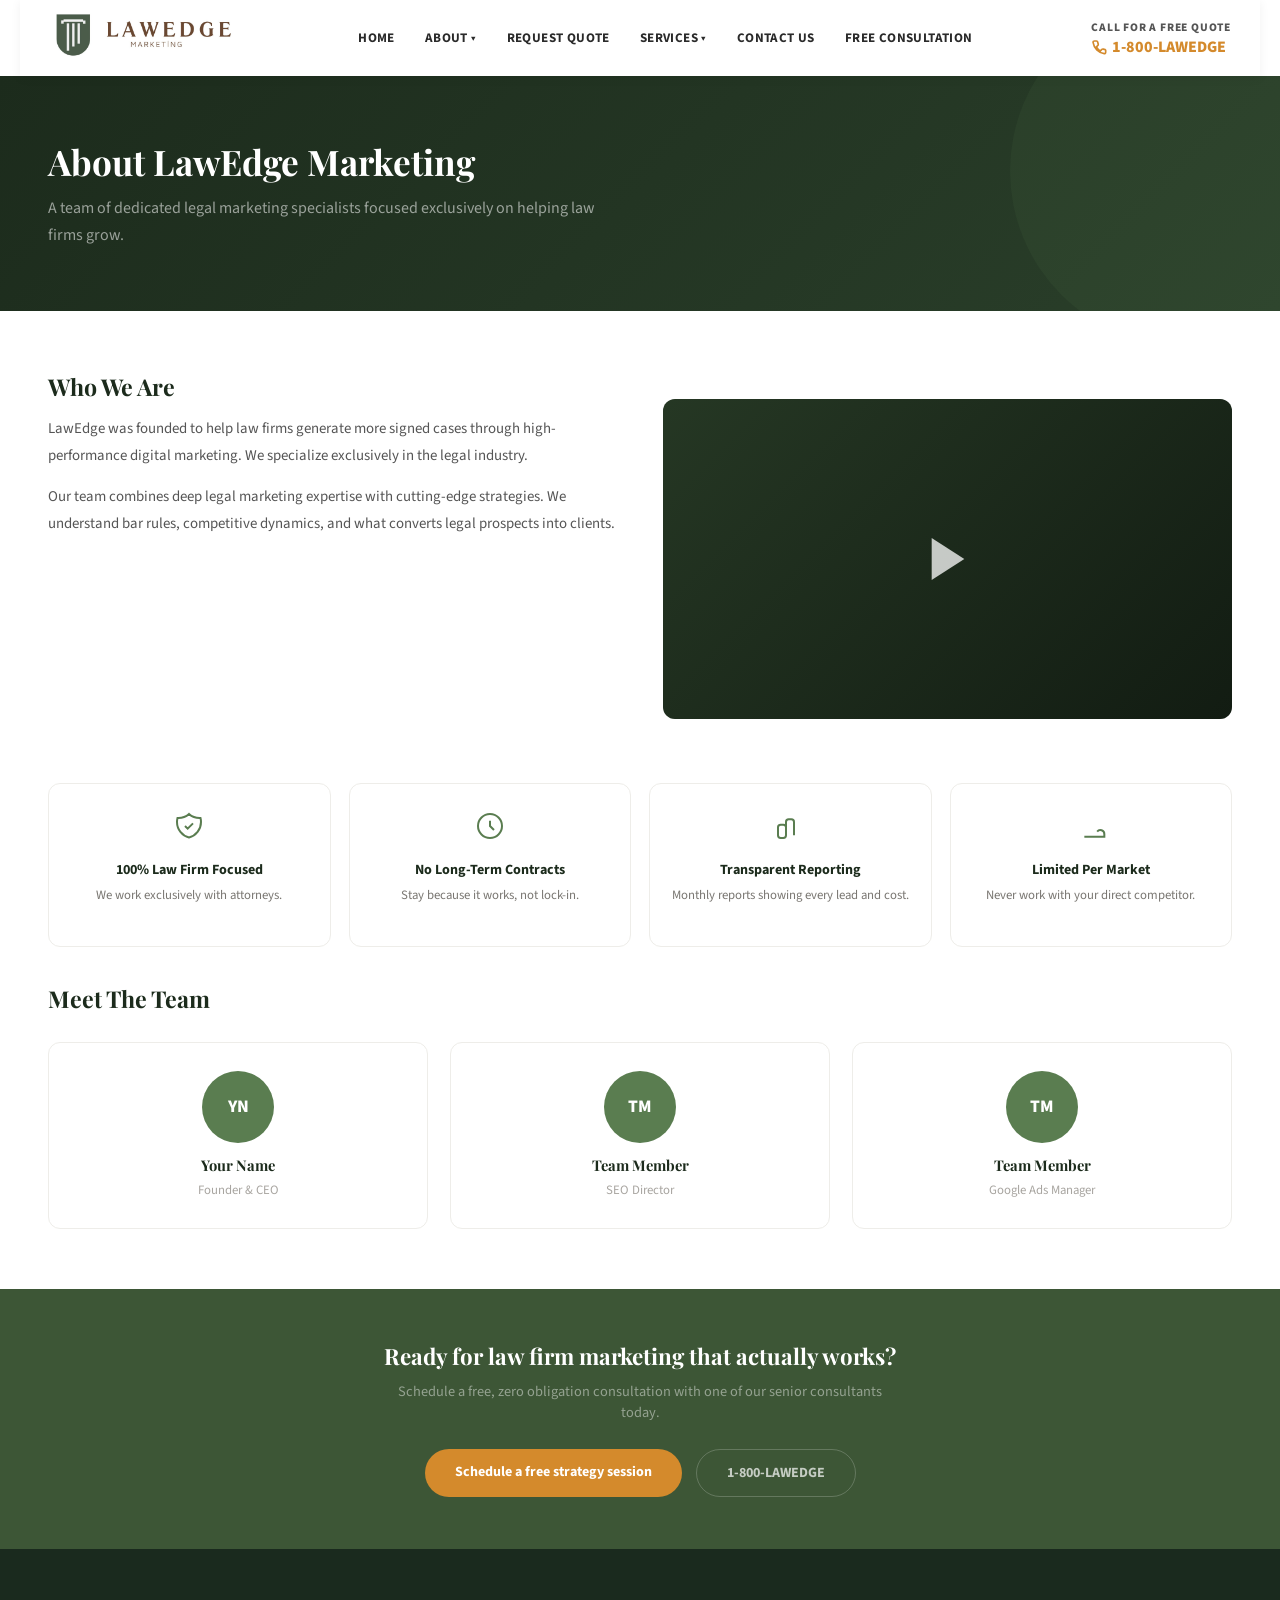
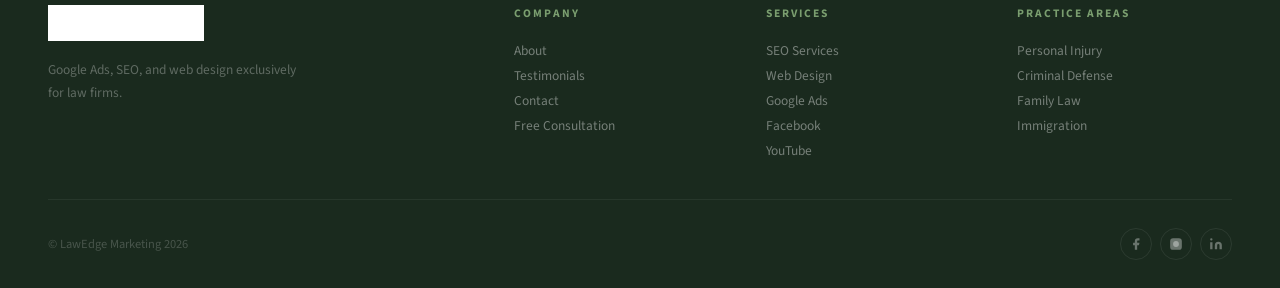
<file: about.html>
<!DOCTYPE html><html lang="en"><head><meta charset="UTF-8"><meta name="viewport" content="width=device-width,initial-scale=1.0"><title>About Us | LawEdge Marketing</title><link href="https://fonts.googleapis.com/css2?family=Playfair+Display:wght@400;500;600;700;800;900&family=Source+Sans+3:wght@300;400;500;600;700;800&display=swap" rel="stylesheet"><link rel="stylesheet" href="style.css"></head><body><nav class="top-nav"><div class="container">
<a href="index.html"><img src="logo.png" alt="LawEdge Marketing" class="logo-img"></a>
<ul class="nav-links">
<li><a href="index.html">Home</a></li>
<li><a href="#">About &#9662;</a><ul class="dropdown"><li><a href="about.html">About LawEdge Marketing</a></li><li><a href="services.html">Our Services</a></li><li><a href="testimonials.html">Testimonials</a></li></ul></li>
<li><a href="index.html#consultation">Request Quote</a></li>
<li><a href="#">Services &#9662;</a><ul class="dropdown"><li><a href="seo.html">Law Firm SEO Services</a></li><li><a href="web-design.html">Website Design For Law Firms</a></li><li><a href="google-ads.html">Google Ads Agency For Law Firms</a></li><li><a href="facebook.html">Facebook Marketing for Lawyers</a></li><li><a href="youtube.html">YouTube Advertising for Lawyers</a></li></ul></li>
<li><a href="index.html#consultation">Contact Us</a></li>
<li><a href="index.html#consultation" class="nav-consult">Free Consultation</a></li>
</ul>
<div class="nav-right"><div><div class="nav-quote-text">Call For A Free Quote</div><a href="tel:+18001234567" class="nav-phone-num"><svg viewBox="0 0 24 24"><path d="M22 16.92v3a2 2 0 01-2.18 2A19.79 19.79 0 013.09 5.18 2 2 0 015.11 3h3a2 2 0 012 1.72c.127.96.362 1.903.7 2.81a2 2 0 01-.45 2.11L8.09 11.91a16 16 0 006 6l2.27-2.27a2 2 0 012.11-.45c.907.338 1.85.573 2.81.7A2 2 0 0122 16.92z"/></svg>1-800-LAWEDGE</a></div></div>
<button class="hamburger" aria-label="Menu"><svg class="hamburger-svg" viewBox="0 0 32 32" fill="none" stroke="currentColor" stroke-width="2.5" stroke-linecap="round" stroke-linejoin="round"><path class="bar1" d="M27 10 13 10C10.8 10 9 8.2 9 6 9 3.5 10.8 2 13 2 15.2 2 17 3.8 17 6L17 26C17 28.2 18.8 30 21 30 23.2 30 25 28.2 25 26 25 23.8 23.2 22 21 22L7 22"/><path d="M7 16 27 16"/></svg></button>
</div></nav>
<div class="mobile-phone"><a href="tel:+18001234567"><svg viewBox="0 0 24 24"><path d="M22 16.92v3a2 2 0 01-2.18 2A19.79 19.79 0 013.09 5.18 2 2 0 015.11 3h3a2 2 0 012 1.72c.127.96.362 1.903.7 2.81a2 2 0 01-.45 2.11L8.09 11.91a16 16 0 006 6l2.27-2.27a2 2 0 012.11-.45c.907.338 1.85.573 2.81.7A2 2 0 0122 16.92z"/></svg>Call 1-800-LAWEDGE</a></div>
<div class="page-hero"><div class="container"><h1>About LawEdge Marketing</h1><p>A team of dedicated legal marketing specialists focused exclusively on helping law firms grow.</p></div></div>
<div class="page-content"><div class="container"><div class="two-col"><div><h2>Who We Are</h2><p>LawEdge was founded to help law firms generate more signed cases through high-performance digital marketing. We specialize exclusively in the legal industry.</p><p>Our team combines deep legal marketing expertise with cutting-edge strategies. We understand bar rules, competitive dynamics, and what converts legal prospects into clients.</p></div><div><div class="video-placeholder"><svg viewBox="0 0 24 24"><path d="M5 3l14 9-14 9V3z"/></svg></div></div></div>
<div class="feature-cards"><div class="feature-card"><svg viewBox="0 0 24 24"><path d="M9 12l2 2 4-4m5.618-4.016A11.955 11.955 0 0112 2.944a11.955 11.955 0 01-8.618 3.04A12.02 12.02 0 003 9c0 5.591 3.824 10.29 9 11.622 5.176-1.332 9-6.03 9-11.622 0-1.042-.133-2.052-.382-3.016z"/></svg><h4>100% Law Firm Focused</h4><p>We work exclusively with attorneys.</p></div><div class="feature-card"><svg viewBox="0 0 24 24"><path d="M12 8v4l3 3m6-3a9 9 0 11-18 0 9 9 0 0118 0z"/></svg><h4>No Long-Term Contracts</h4><p>Stay because it works, not lock-in.</p></div><div class="feature-card"><svg viewBox="0 0 24 24"><path d="M9 19v-6a2 2 0 00-2-2H5a2 2 0 00-2 2v6a2 2 0 002 2h2a2 2 0 002-2zm0 0V9a2 2 0 012-2h2a2 2 0 012 2v10"/></svg><h4>Transparent Reporting</h4><p>Monthly reports showing every lead and cost.</p></div><div class="feature-card"><svg viewBox="0 0 24 24"><path d="M17 20h5v-2a3 3 0 00-5.356-1.857M17 20H7"/></svg><h4>Limited Per Market</h4><p>Never work with your direct competitor.</p></div></div>
<h2>Meet The Team</h2><div class="team-grid"><div class="team-card"><div class="team-avatar">YN</div><h4>Your Name</h4><span>Founder &amp; CEO</span></div><div class="team-card"><div class="team-avatar">TM</div><h4>Team Member</h4><span>SEO Director</span></div><div class="team-card"><div class="team-avatar">TM</div><h4>Team Member</h4><span>Google Ads Manager</span></div></div>
</div></div><section class="bottom-cta"><div class="container"><h2>Ready for law firm marketing that actually works?</h2><p>Schedule a free, zero obligation consultation with one of our senior consultants today.</p><div class="bottom-cta-links"><a href="index.html#consultation" class="btn-primary">Schedule a free strategy session</a><a href="tel:+18001234567" class="btn-secondary">1-800-LAWEDGE</a></div></div></section>
<footer class="footer"><div class="container"><div class="footer-grid">
<div class="footer-brand"><a href="index.html"><img src="logo.png" alt="LawEdge" style="height:36px;filter:brightness(10)"></a><p>Google Ads, SEO, and web design exclusively for law firms.</p></div>
<div><h4>Company</h4><ul><li><a href="about.html">About</a></li><li><a href="testimonials.html">Testimonials</a></li><li><a href="contact.html">Contact</a></li><li><a href="index.html#consultation">Free Consultation</a></li></ul></div>
<div><h4>Services</h4><ul><li><a href="seo.html">SEO Services</a></li><li><a href="web-design.html">Web Design</a></li><li><a href="google-ads.html">Google Ads</a></li><li><a href="facebook.html">Facebook</a></li><li><a href="youtube.html">YouTube</a></li></ul></div>
<div><h4>Practice Areas</h4><ul><li><a href="#">Personal Injury</a></li><li><a href="#">Criminal Defense</a></li><li><a href="#">Family Law</a></li><li><a href="#">Immigration</a></li></ul></div>
</div><div class="footer-bottom"><div class="footer-copy">&copy; LawEdge Marketing 2026</div><div class="footer-socials"><a href="#"><svg viewBox="0 0 24 24"><path d="M18 2h-3a5 5 0 00-5 5v3H7v4h3v8h4v-8h3l1-4h-4V7a1 1 0 011-1h3z"/></svg></a><a href="#"><svg viewBox="0 0 24 24"><rect x="2" y="2" width="20" height="20" rx="5"/><circle cx="12" cy="12" r="5"/></svg></a><a href="#"><svg viewBox="0 0 24 24"><path d="M16 8a6 6 0 016 6v7h-4v-7a2 2 0 00-4 0v7h-4v-7a6 6 0 016-6zM2 9h4v12H2zM4 6a2 2 0 100-4 2 2 0 000 4z"/></svg></a></div></div></div></footer><script>
(function(){
  var ham=document.querySelector('.hamburger');
  var nav=document.querySelector('.nav-links');
  if(ham&&nav){
    ham.addEventListener('click',function(){
      var open=this.classList.toggle('active');
      nav.classList.toggle('open',open);
      document.body.style.overflow=open?'hidden':'';
    });
    nav.querySelectorAll('a').forEach(function(a){
      a.addEventListener('click',function(){
        ham.classList.remove('active');
        nav.classList.remove('open');
        document.body.style.overflow='';
      });
    });
  }
  window.addEventListener('scroll',function(){
    var topNav=document.querySelector('.top-nav');
    if(topNav)topNav.classList.toggle('scrolled',window.scrollY>10);
  },{passive:true});
})();
</script>
</body></html>
</file>
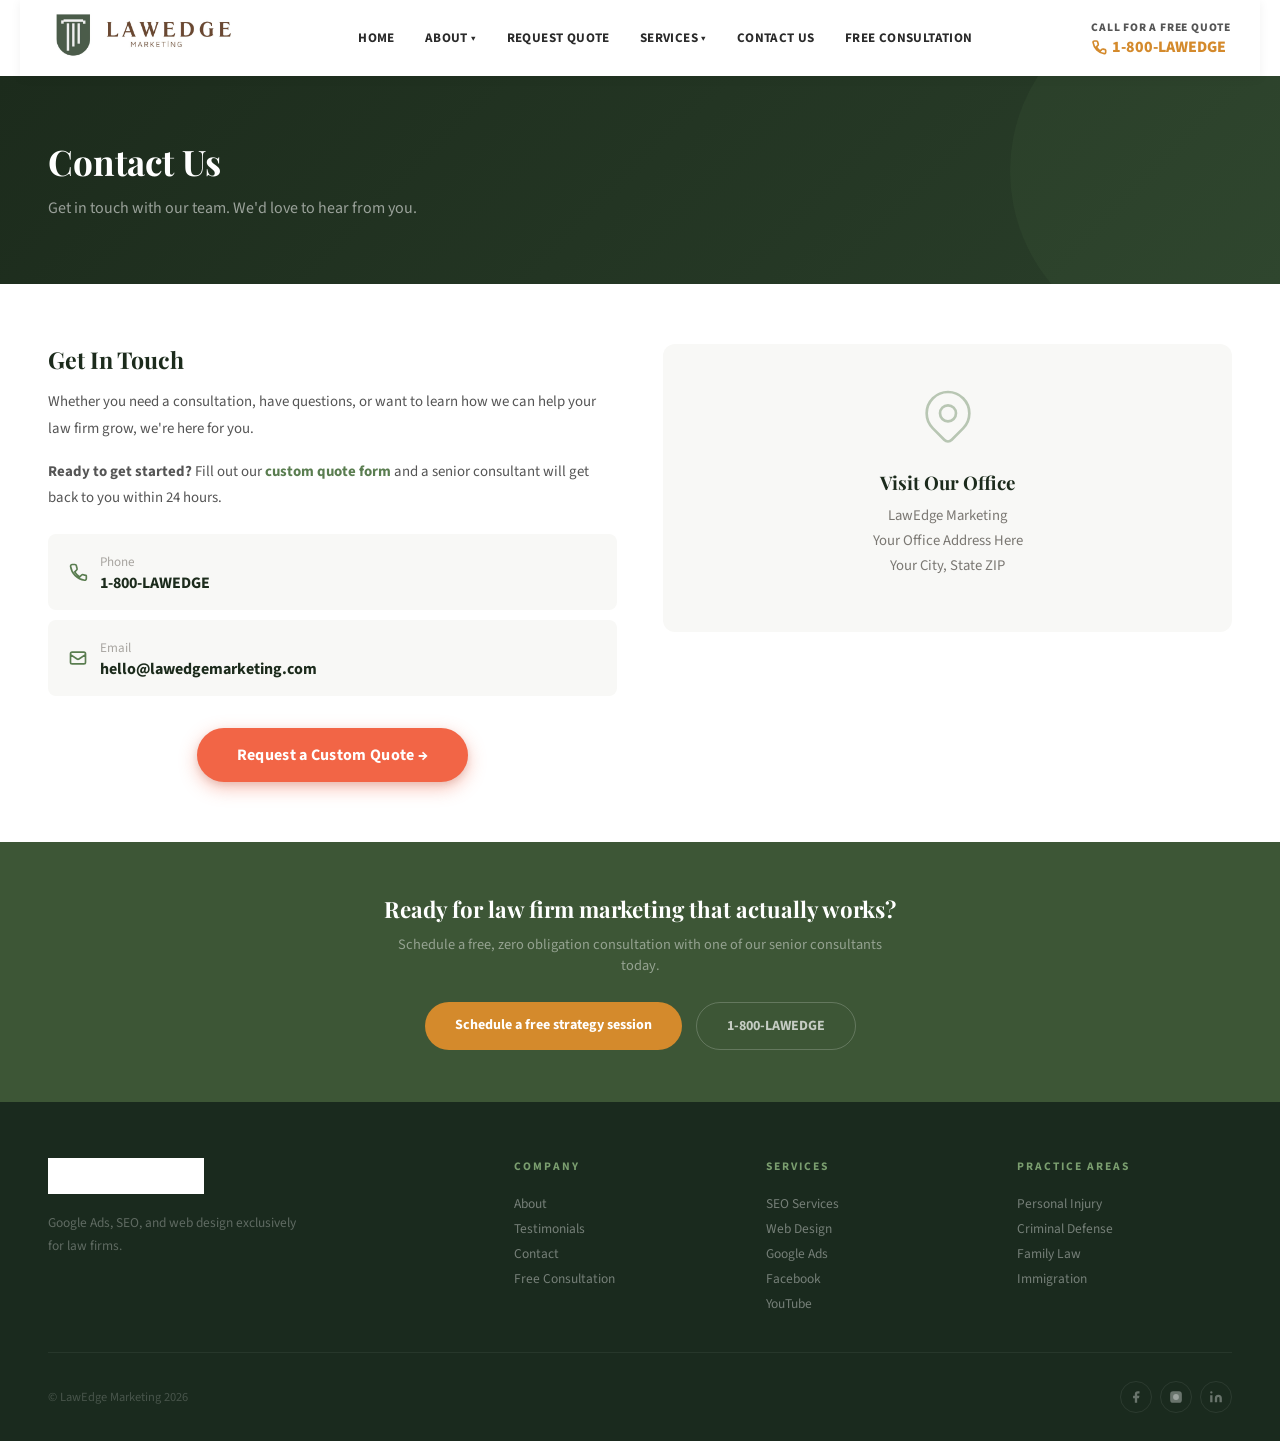
<file: contact.html>
<!DOCTYPE html><html lang="en"><head><meta charset="UTF-8"><meta name="viewport" content="width=device-width,initial-scale=1.0"><title>Contact Us | LawEdge Marketing</title><link href="https://fonts.googleapis.com/css2?family=Playfair+Display:wght@400;500;600;700;800;900&family=Source+Sans+3:wght@300;400;500;600;700;800&display=swap" rel="stylesheet"><link rel="stylesheet" href="style.css"></head><body><nav class="top-nav"><div class="container">
<a href="index.html"><img src="logo.png" alt="LawEdge Marketing" class="logo-img"></a>
<ul class="nav-links">
<li><a href="index.html">Home</a></li>
<li><a href="#">About &#9662;</a><ul class="dropdown"><li><a href="about.html">About LawEdge Marketing</a></li><li><a href="services.html">Our Services</a></li><li><a href="testimonials.html">Testimonials</a></li></ul></li>
<li><a href="index.html#consultation">Request Quote</a></li>
<li><a href="#">Services &#9662;</a><ul class="dropdown"><li><a href="seo.html">Law Firm SEO Services</a></li><li><a href="web-design.html">Website Design For Law Firms</a></li><li><a href="google-ads.html">Google Ads Agency For Law Firms</a></li><li><a href="facebook.html">Facebook Marketing for Lawyers</a></li><li><a href="youtube.html">YouTube Advertising for Lawyers</a></li></ul></li>
<li><a href="index.html#consultation">Contact Us</a></li>
<li><a href="index.html#consultation" class="nav-consult">Free Consultation</a></li>
</ul>
<div class="nav-right"><div><div class="nav-quote-text">Call For A Free Quote</div><a href="tel:+18001234567" class="nav-phone-num"><svg viewBox="0 0 24 24"><path d="M22 16.92v3a2 2 0 01-2.18 2A19.79 19.79 0 013.09 5.18 2 2 0 015.11 3h3a2 2 0 012 1.72c.127.96.362 1.903.7 2.81a2 2 0 01-.45 2.11L8.09 11.91a16 16 0 006 6l2.27-2.27a2 2 0 012.11-.45c.907.338 1.85.573 2.81.7A2 2 0 0122 16.92z"/></svg>1-800-LAWEDGE</a></div></div>
<button class="hamburger" aria-label="Menu"><svg class="hamburger-svg" viewBox="0 0 32 32" fill="none" stroke="currentColor" stroke-width="2.5" stroke-linecap="round" stroke-linejoin="round"><path class="bar1" d="M27 10 13 10C10.8 10 9 8.2 9 6 9 3.5 10.8 2 13 2 15.2 2 17 3.8 17 6L17 26C17 28.2 18.8 30 21 30 23.2 30 25 28.2 25 26 25 23.8 23.2 22 21 22L7 22"/><path d="M7 16 27 16"/></svg></button>
</div></nav>
<div class="mobile-phone"><a href="tel:+18001234567"><svg viewBox="0 0 24 24"><path d="M22 16.92v3a2 2 0 01-2.18 2A19.79 19.79 0 013.09 5.18 2 2 0 015.11 3h3a2 2 0 012 1.72c.127.96.362 1.903.7 2.81a2 2 0 01-.45 2.11L8.09 11.91a16 16 0 006 6l2.27-2.27a2 2 0 012.11-.45c.907.338 1.85.573 2.81.7A2 2 0 0122 16.92z"/></svg>Call 1-800-LAWEDGE</a></div>
<div class="page-hero"><div class="container"><h1>Contact Us</h1><p>Get in touch with our team. We'd love to hear from you.</p></div></div>
<div class="page-content"><div class="container"><div class="two-col"><div>
<h2>Get In Touch</h2><p>Whether you need a consultation, have questions, or want to learn how we can help your law firm grow, we're here for you.</p>
<p style="margin-top:16px"><strong>Ready to get started?</strong> Fill out our <a href="index.html#consultation" style="color:var(--green);font-weight:700">custom quote form</a> and a senior consultant will get back to you within 24 hours.</p>
<div style="background:var(--g100);border-radius:var(--radius);padding:16px 20px;margin-top:22px;display:flex;align-items:center;gap:12px"><svg viewBox="0 0 24 24" style="width:20px;height:20px;stroke:var(--green);fill:none;stroke-width:2;flex-shrink:0"><path d="M22 16.92v3a2 2 0 01-2.18 2A19.79 19.79 0 013.09 5.18 2 2 0 015.11 3h3a2 2 0 012 1.72c.127.96.362 1.903.7 2.81a2 2 0 01-.45 2.11L8.09 11.91a16 16 0 006 6l2.27-2.27a2 2 0 012.11-.45c.907.338 1.85.573 2.81.7A2 2 0 0122 16.92z"/></svg><div><span style="color:var(--g400);font-size:.82rem">Phone</span><br><strong style="color:#1c2b1c">1-800-LAWEDGE</strong></div></div>
<div style="background:var(--g100);border-radius:var(--radius);padding:16px 20px;margin-top:10px;display:flex;align-items:center;gap:12px"><svg viewBox="0 0 24 24" style="width:20px;height:20px;stroke:var(--green);fill:none;stroke-width:2;flex-shrink:0"><path d="M3 8l7.89 5.26a2 2 0 002.22 0L21 8M5 19h14a2 2 0 002-2V7a2 2 0 00-2-2H5a2 2 0 00-2 2v10a2 2 0 002 2z"/></svg><div><span style="color:var(--g400);font-size:.82rem">Email</span><br><strong style="color:#1c2b1c">hello@lawedgemarketing.com</strong></div></div>
<div style="text-align:center;margin-top:32px"><a href="index.html#consultation" class="hero-cta-btn">Request a Custom Quote &rarr;</a></div>
</div><div>
<div style="background:var(--g100);border-radius:var(--radius-lg);padding:40px;text-align:center">
<svg viewBox="0 0 24 24" style="width:64px;height:64px;stroke:var(--green);fill:none;stroke-width:1;opacity:.4;margin-bottom:16px"><path d="M17.657 16.657L13.414 20.9a2 2 0 01-2.827 0l-4.244-4.243a8 8 0 1111.314 0z"/><circle cx="12" cy="11" r="3"/></svg>
<h3 style="margin-bottom:8px">Visit Our Office</h3>
<p style="color:var(--g500);font-size:.92rem;line-height:1.7">LawEdge Marketing<br>Your Office Address Here<br>Your City, State ZIP</p>
</div></div></div></div></div>
<section class="bottom-cta"><div class="container"><h2>Ready for law firm marketing that actually works?</h2><p>Schedule a free, zero obligation consultation with one of our senior consultants today.</p><div class="bottom-cta-links"><a href="index.html#consultation" class="btn-primary">Schedule a free strategy session</a><a href="tel:+18001234567" class="btn-secondary">1-800-LAWEDGE</a></div></div></section>
<footer class="footer"><div class="container"><div class="footer-grid">
<div class="footer-brand"><a href="index.html"><img src="logo.png" alt="LawEdge" style="height:36px;filter:brightness(10)"></a><p>Google Ads, SEO, and web design exclusively for law firms.</p></div>
<div><h4>Company</h4><ul><li><a href="about.html">About</a></li><li><a href="testimonials.html">Testimonials</a></li><li><a href="contact.html">Contact</a></li><li><a href="index.html#consultation">Free Consultation</a></li></ul></div>
<div><h4>Services</h4><ul><li><a href="seo.html">SEO Services</a></li><li><a href="web-design.html">Web Design</a></li><li><a href="google-ads.html">Google Ads</a></li><li><a href="facebook.html">Facebook</a></li><li><a href="youtube.html">YouTube</a></li></ul></div>
<div><h4>Practice Areas</h4><ul><li><a href="#">Personal Injury</a></li><li><a href="#">Criminal Defense</a></li><li><a href="#">Family Law</a></li><li><a href="#">Immigration</a></li></ul></div>
</div><div class="footer-bottom"><div class="footer-copy">&copy; LawEdge Marketing 2026</div><div class="footer-socials"><a href="#"><svg viewBox="0 0 24 24"><path d="M18 2h-3a5 5 0 00-5 5v3H7v4h3v8h4v-8h3l1-4h-4V7a1 1 0 011-1h3z"/></svg></a><a href="#"><svg viewBox="0 0 24 24"><rect x="2" y="2" width="20" height="20" rx="5"/><circle cx="12" cy="12" r="5"/></svg></a><a href="#"><svg viewBox="0 0 24 24"><path d="M16 8a6 6 0 016 6v7h-4v-7a2 2 0 00-4 0v7h-4v-7a6 6 0 016-6zM2 9h4v12H2zM4 6a2 2 0 100-4 2 2 0 000 4z"/></svg></a></div></div></div></footer><script>
(function(){
  var ham=document.querySelector('.hamburger');
  var nav=document.querySelector('.nav-links');
  if(ham&&nav){
    ham.addEventListener('click',function(){
      var open=this.classList.toggle('active');
      nav.classList.toggle('open',open);
      document.body.style.overflow=open?'hidden':'';
    });
    nav.querySelectorAll('a').forEach(function(a){
      a.addEventListener('click',function(){
        ham.classList.remove('active');
        nav.classList.remove('open');
        document.body.style.overflow='';
      });
    });
  }
  window.addEventListener('scroll',function(){
    var topNav=document.querySelector('.top-nav');
    if(topNav)topNav.classList.toggle('scrolled',window.scrollY>10);
  },{passive:true});
})();
</script>
</body></html>
</file>
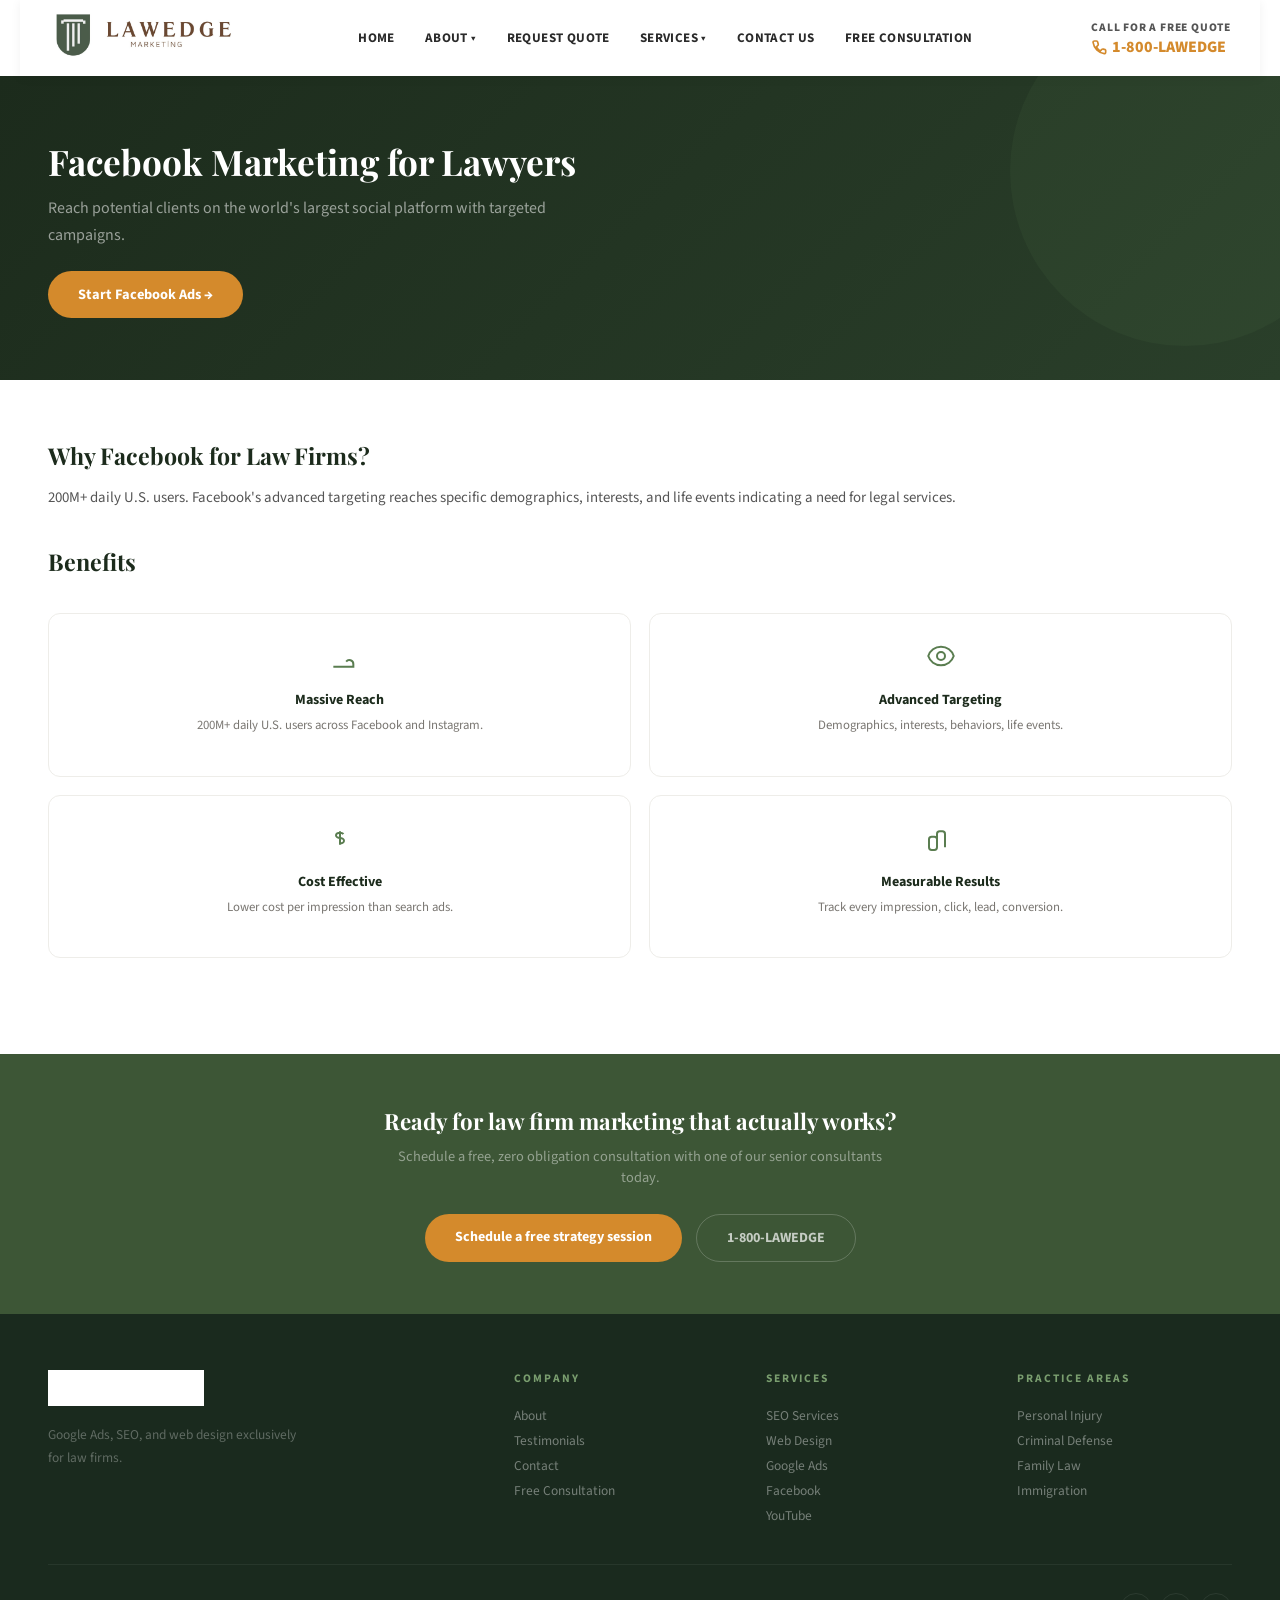
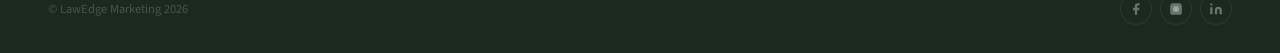
<file: facebook.html>
<!DOCTYPE html><html lang="en"><head><meta charset="UTF-8"><meta name="viewport" content="width=device-width,initial-scale=1.0"><title>Facebook Marketing for Lawyers | LawEdge Marketing</title><link href="https://fonts.googleapis.com/css2?family=Playfair+Display:wght@400;500;600;700;800;900&family=Source+Sans+3:wght@300;400;500;600;700;800&display=swap" rel="stylesheet"><link rel="stylesheet" href="style.css"></head><body><nav class="top-nav"><div class="container">
<a href="index.html"><img src="logo.png" alt="LawEdge Marketing" class="logo-img"></a>
<ul class="nav-links">
<li><a href="index.html">Home</a></li>
<li><a href="#">About &#9662;</a><ul class="dropdown"><li><a href="about.html">About LawEdge Marketing</a></li><li><a href="services.html">Our Services</a></li><li><a href="testimonials.html">Testimonials</a></li></ul></li>
<li><a href="index.html#consultation">Request Quote</a></li>
<li><a href="#">Services &#9662;</a><ul class="dropdown"><li><a href="seo.html">Law Firm SEO Services</a></li><li><a href="web-design.html">Website Design For Law Firms</a></li><li><a href="google-ads.html">Google Ads Agency For Law Firms</a></li><li><a href="facebook.html">Facebook Marketing for Lawyers</a></li><li><a href="youtube.html">YouTube Advertising for Lawyers</a></li></ul></li>
<li><a href="index.html#consultation">Contact Us</a></li>
<li><a href="index.html#consultation" class="nav-consult">Free Consultation</a></li>
</ul>
<div class="nav-right"><div><div class="nav-quote-text">Call For A Free Quote</div><a href="tel:+18001234567" class="nav-phone-num"><svg viewBox="0 0 24 24"><path d="M22 16.92v3a2 2 0 01-2.18 2A19.79 19.79 0 013.09 5.18 2 2 0 015.11 3h3a2 2 0 012 1.72c.127.96.362 1.903.7 2.81a2 2 0 01-.45 2.11L8.09 11.91a16 16 0 006 6l2.27-2.27a2 2 0 012.11-.45c.907.338 1.85.573 2.81.7A2 2 0 0122 16.92z"/></svg>1-800-LAWEDGE</a></div></div>
<button class="hamburger" aria-label="Menu"><svg class="hamburger-svg" viewBox="0 0 32 32" fill="none" stroke="currentColor" stroke-width="2.5" stroke-linecap="round" stroke-linejoin="round"><path class="bar1" d="M27 10 13 10C10.8 10 9 8.2 9 6 9 3.5 10.8 2 13 2 15.2 2 17 3.8 17 6L17 26C17 28.2 18.8 30 21 30 23.2 30 25 28.2 25 26 25 23.8 23.2 22 21 22L7 22"/><path d="M7 16 27 16"/></svg></button>
</div></nav>
<div class="mobile-phone"><a href="tel:+18001234567"><svg viewBox="0 0 24 24"><path d="M22 16.92v3a2 2 0 01-2.18 2A19.79 19.79 0 013.09 5.18 2 2 0 015.11 3h3a2 2 0 012 1.72c.127.96.362 1.903.7 2.81a2 2 0 01-.45 2.11L8.09 11.91a16 16 0 006 6l2.27-2.27a2 2 0 012.11-.45c.907.338 1.85.573 2.81.7A2 2 0 0122 16.92z"/></svg>Call 1-800-LAWEDGE</a></div>
<div class="page-hero"><div class="container"><h1>Facebook Marketing for Lawyers</h1><p>Reach potential clients on the world's largest social platform with targeted campaigns.</p><a href="index.html#consultation" class="btn btn-accent">Start Facebook Ads &rarr;</a></div></div>
<div class="page-content"><div class="container"><h2>Why Facebook for Law Firms?</h2><p>200M+ daily U.S. users. Facebook's advanced targeting reaches specific demographics, interests, and life events indicating a need for legal services.</p>
<h2>Benefits</h2>
<div class="feature-cards" style="grid-template-columns:1fr 1fr"><div class="feature-card"><svg viewBox="0 0 24 24"><path d="M17 20h5v-2a3 3 0 00-5.356-1.857M17 20H7"/></svg><h4>Massive Reach</h4><p>200M+ daily U.S. users across Facebook and Instagram.</p></div><div class="feature-card"><svg viewBox="0 0 24 24"><path d="M15 12a3 3 0 11-6 0 3 3 0 016 0z"/><path d="M2.458 12C3.732 7.943 7.523 5 12 5c4.478 0 8.268 2.943 9.542 7-1.274 4.057-5.064 7-9.542 7-4.477 0-8.268-2.943-9.542-7z"/></svg><h4>Advanced Targeting</h4><p>Demographics, interests, behaviors, life events.</p></div><div class="feature-card"><svg viewBox="0 0 24 24"><path d="M12 8c-1.657 0-3 .895-3 2s1.343 2 3 2 3 .895 3 2-1.343 2-3 2m0-8c1.11 0 2.08.402 2.599 1M12 8V7m0 1v8m0 0v1"/></svg><h4>Cost Effective</h4><p>Lower cost per impression than search ads.</p></div><div class="feature-card"><svg viewBox="0 0 24 24"><path d="M9 19v-6a2 2 0 00-2-2H5a2 2 0 00-2 2v6a2 2 0 002 2h2a2 2 0 002-2zm0 0V9a2 2 0 012-2h2a2 2 0 012 2v10"/></svg><h4>Measurable Results</h4><p>Track every impression, click, lead, conversion.</p></div></div>
</div></div><section class="bottom-cta"><div class="container"><h2>Ready for law firm marketing that actually works?</h2><p>Schedule a free, zero obligation consultation with one of our senior consultants today.</p><div class="bottom-cta-links"><a href="index.html#consultation" class="btn-primary">Schedule a free strategy session</a><a href="tel:+18001234567" class="btn-secondary">1-800-LAWEDGE</a></div></div></section>
<footer class="footer"><div class="container"><div class="footer-grid">
<div class="footer-brand"><a href="index.html"><img src="logo.png" alt="LawEdge" style="height:36px;filter:brightness(10)"></a><p>Google Ads, SEO, and web design exclusively for law firms.</p></div>
<div><h4>Company</h4><ul><li><a href="about.html">About</a></li><li><a href="testimonials.html">Testimonials</a></li><li><a href="contact.html">Contact</a></li><li><a href="index.html#consultation">Free Consultation</a></li></ul></div>
<div><h4>Services</h4><ul><li><a href="seo.html">SEO Services</a></li><li><a href="web-design.html">Web Design</a></li><li><a href="google-ads.html">Google Ads</a></li><li><a href="facebook.html">Facebook</a></li><li><a href="youtube.html">YouTube</a></li></ul></div>
<div><h4>Practice Areas</h4><ul><li><a href="#">Personal Injury</a></li><li><a href="#">Criminal Defense</a></li><li><a href="#">Family Law</a></li><li><a href="#">Immigration</a></li></ul></div>
</div><div class="footer-bottom"><div class="footer-copy">&copy; LawEdge Marketing 2026</div><div class="footer-socials"><a href="#"><svg viewBox="0 0 24 24"><path d="M18 2h-3a5 5 0 00-5 5v3H7v4h3v8h4v-8h3l1-4h-4V7a1 1 0 011-1h3z"/></svg></a><a href="#"><svg viewBox="0 0 24 24"><rect x="2" y="2" width="20" height="20" rx="5"/><circle cx="12" cy="12" r="5"/></svg></a><a href="#"><svg viewBox="0 0 24 24"><path d="M16 8a6 6 0 016 6v7h-4v-7a2 2 0 00-4 0v7h-4v-7a6 6 0 016-6zM2 9h4v12H2zM4 6a2 2 0 100-4 2 2 0 000 4z"/></svg></a></div></div></div></footer><script>
(function(){
  var ham=document.querySelector('.hamburger');
  var nav=document.querySelector('.nav-links');
  if(ham&&nav){
    ham.addEventListener('click',function(){
      var open=this.classList.toggle('active');
      nav.classList.toggle('open',open);
      document.body.style.overflow=open?'hidden':'';
    });
    nav.querySelectorAll('a').forEach(function(a){
      a.addEventListener('click',function(){
        ham.classList.remove('active');
        nav.classList.remove('open');
        document.body.style.overflow='';
      });
    });
  }
  window.addEventListener('scroll',function(){
    var topNav=document.querySelector('.top-nav');
    if(topNav)topNav.classList.toggle('scrolled',window.scrollY>10);
  },{passive:true});
})();
</script>
</body></html>
</file>
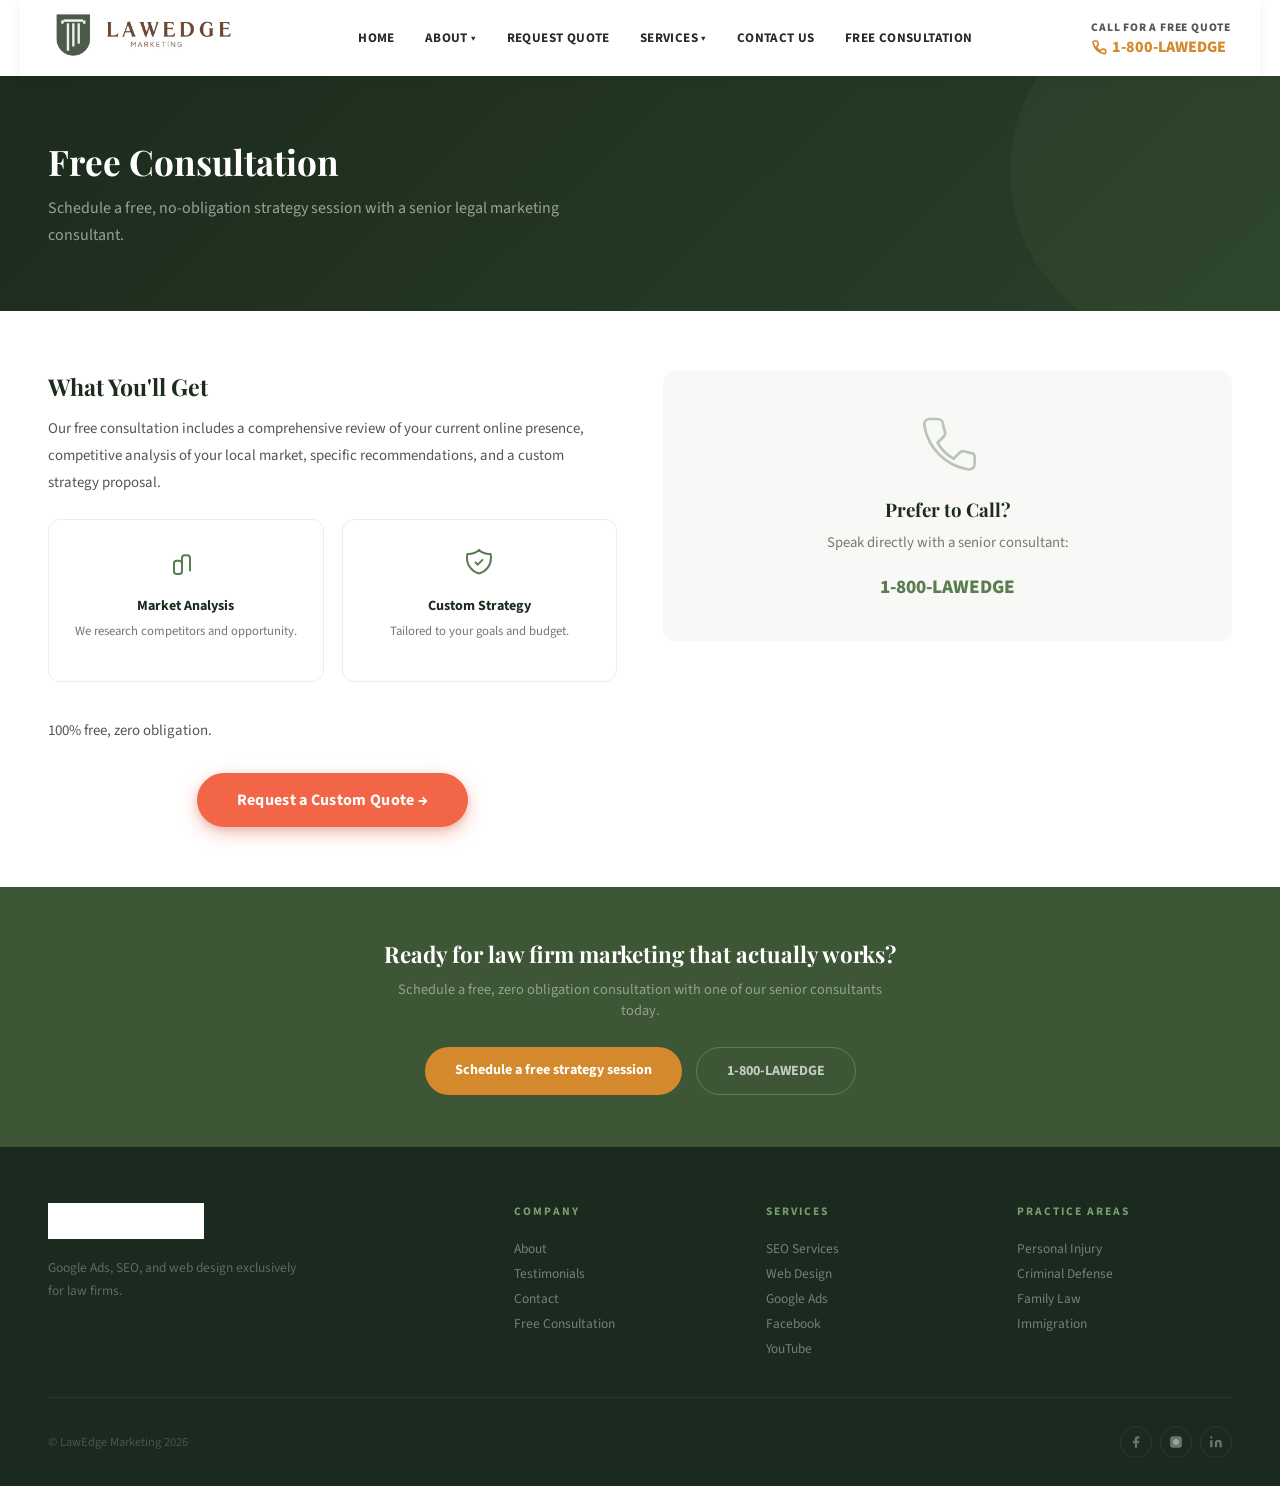
<file: free-consultation.html>
<!DOCTYPE html><html lang="en"><head><meta charset="UTF-8"><meta name="viewport" content="width=device-width,initial-scale=1.0"><title>Free Consultation | LawEdge Marketing</title><link href="https://fonts.googleapis.com/css2?family=Playfair+Display:wght@400;500;600;700;800;900&family=Source+Sans+3:wght@300;400;500;600;700;800&display=swap" rel="stylesheet"><link rel="stylesheet" href="style.css"></head><body><nav class="top-nav"><div class="container">
<a href="index.html"><img src="logo.png" alt="LawEdge Marketing" class="logo-img"></a>
<ul class="nav-links">
<li><a href="index.html">Home</a></li>
<li><a href="#">About &#9662;</a><ul class="dropdown"><li><a href="about.html">About LawEdge Marketing</a></li><li><a href="services.html">Our Services</a></li><li><a href="testimonials.html">Testimonials</a></li></ul></li>
<li><a href="index.html#consultation">Request Quote</a></li>
<li><a href="#">Services &#9662;</a><ul class="dropdown"><li><a href="seo.html">Law Firm SEO Services</a></li><li><a href="web-design.html">Website Design For Law Firms</a></li><li><a href="google-ads.html">Google Ads Agency For Law Firms</a></li><li><a href="facebook.html">Facebook Marketing for Lawyers</a></li><li><a href="youtube.html">YouTube Advertising for Lawyers</a></li></ul></li>
<li><a href="index.html#consultation">Contact Us</a></li>
<li><a href="index.html#consultation" class="nav-consult">Free Consultation</a></li>
</ul>
<div class="nav-right"><div><div class="nav-quote-text">Call For A Free Quote</div><a href="tel:+18001234567" class="nav-phone-num"><svg viewBox="0 0 24 24"><path d="M22 16.92v3a2 2 0 01-2.18 2A19.79 19.79 0 013.09 5.18 2 2 0 015.11 3h3a2 2 0 012 1.72c.127.96.362 1.903.7 2.81a2 2 0 01-.45 2.11L8.09 11.91a16 16 0 006 6l2.27-2.27a2 2 0 012.11-.45c.907.338 1.85.573 2.81.7A2 2 0 0122 16.92z"/></svg>1-800-LAWEDGE</a></div></div>
<button class="hamburger" aria-label="Menu"><svg class="hamburger-svg" viewBox="0 0 32 32" fill="none" stroke="currentColor" stroke-width="2.5" stroke-linecap="round" stroke-linejoin="round"><path class="bar1" d="M27 10 13 10C10.8 10 9 8.2 9 6 9 3.5 10.8 2 13 2 15.2 2 17 3.8 17 6L17 26C17 28.2 18.8 30 21 30 23.2 30 25 28.2 25 26 25 23.8 23.2 22 21 22L7 22"/><path d="M7 16 27 16"/></svg></button>
</div></nav>
<div class="mobile-phone"><a href="tel:+18001234567"><svg viewBox="0 0 24 24"><path d="M22 16.92v3a2 2 0 01-2.18 2A19.79 19.79 0 013.09 5.18 2 2 0 015.11 3h3a2 2 0 012 1.72c.127.96.362 1.903.7 2.81a2 2 0 01-.45 2.11L8.09 11.91a16 16 0 006 6l2.27-2.27a2 2 0 012.11-.45c.907.338 1.85.573 2.81.7A2 2 0 0122 16.92z"/></svg>Call 1-800-LAWEDGE</a></div>
<div class="page-hero"><div class="container"><h1>Free Consultation</h1><p>Schedule a free, no-obligation strategy session with a senior legal marketing consultant.</p></div></div>
<div class="page-content"><div class="container"><div class="two-col"><div>
<h2>What You'll Get</h2>
<p>Our free consultation includes a comprehensive review of your current online presence, competitive analysis of your local market, specific recommendations, and a custom strategy proposal.</p>
<div class="feature-cards" style="grid-template-columns:1fr 1fr;margin-top:22px">
<div class="feature-card"><svg viewBox="0 0 24 24"><path d="M9 19v-6a2 2 0 00-2-2H5a2 2 0 00-2 2v6a2 2 0 002 2h2a2 2 0 002-2zm0 0V9a2 2 0 012-2h2a2 2 0 012 2v10"/></svg><h4>Market Analysis</h4><p>We research competitors and opportunity.</p></div>
<div class="feature-card"><svg viewBox="0 0 24 24"><path d="M9 12l2 2 4-4m5.618-4.016A11.955 11.955 0 0112 2.944a11.955 11.955 0 01-8.618 3.04A12.02 12.02 0 003 9c0 5.591 3.824 10.29 9 11.622 5.176-1.332 9-6.03 9-11.622 0-1.042-.133-2.052-.382-3.016z"/></svg><h4>Custom Strategy</h4><p>Tailored to your goals and budget.</p></div>
</div>
<p style="margin-top:22px">100% free, zero obligation.</p>
<div style="text-align:center;margin-top:28px"><a href="index.html#consultation" class="hero-cta-btn">Request a Custom Quote &rarr;</a></div>
</div><div>
<div style="background:var(--g100);border-radius:var(--radius-lg);padding:40px;text-align:center">
<svg viewBox="0 0 24 24" style="width:64px;height:64px;stroke:var(--green);fill:none;stroke-width:1;opacity:.4;margin-bottom:16px"><path d="M22 16.92v3a2 2 0 01-2.18 2A19.79 19.79 0 013.09 5.18 2 2 0 015.11 3h3a2 2 0 012 1.72c.127.96.362 1.903.7 2.81a2 2 0 01-.45 2.11L8.09 11.91a16 16 0 006 6l2.27-2.27a2 2 0 012.11-.45c.907.338 1.85.573 2.81.7A2 2 0 0122 16.92z"/></svg>
<h3 style="margin-bottom:8px">Prefer to Call?</h3>
<p style="color:var(--g500);font-size:.92rem;margin-bottom:16px">Speak directly with a senior consultant:</p>
<a href="tel:+18001234567" style="font-size:1.2rem;font-weight:800;color:var(--green)">1-800-LAWEDGE</a>
</div></div></div></div></div>
<section class="bottom-cta"><div class="container"><h2>Ready for law firm marketing that actually works?</h2><p>Schedule a free, zero obligation consultation with one of our senior consultants today.</p><div class="bottom-cta-links"><a href="index.html#consultation" class="btn-primary">Schedule a free strategy session</a><a href="tel:+18001234567" class="btn-secondary">1-800-LAWEDGE</a></div></div></section>
<footer class="footer"><div class="container"><div class="footer-grid">
<div class="footer-brand"><a href="index.html"><img src="logo.png" alt="LawEdge" style="height:36px;filter:brightness(10)"></a><p>Google Ads, SEO, and web design exclusively for law firms.</p></div>
<div><h4>Company</h4><ul><li><a href="about.html">About</a></li><li><a href="testimonials.html">Testimonials</a></li><li><a href="contact.html">Contact</a></li><li><a href="index.html#consultation">Free Consultation</a></li></ul></div>
<div><h4>Services</h4><ul><li><a href="seo.html">SEO Services</a></li><li><a href="web-design.html">Web Design</a></li><li><a href="google-ads.html">Google Ads</a></li><li><a href="facebook.html">Facebook</a></li><li><a href="youtube.html">YouTube</a></li></ul></div>
<div><h4>Practice Areas</h4><ul><li><a href="#">Personal Injury</a></li><li><a href="#">Criminal Defense</a></li><li><a href="#">Family Law</a></li><li><a href="#">Immigration</a></li></ul></div>
</div><div class="footer-bottom"><div class="footer-copy">&copy; LawEdge Marketing 2026</div><div class="footer-socials"><a href="#"><svg viewBox="0 0 24 24"><path d="M18 2h-3a5 5 0 00-5 5v3H7v4h3v8h4v-8h3l1-4h-4V7a1 1 0 011-1h3z"/></svg></a><a href="#"><svg viewBox="0 0 24 24"><rect x="2" y="2" width="20" height="20" rx="5"/><circle cx="12" cy="12" r="5"/></svg></a><a href="#"><svg viewBox="0 0 24 24"><path d="M16 8a6 6 0 016 6v7h-4v-7a2 2 0 00-4 0v7h-4v-7a6 6 0 016-6zM2 9h4v12H2zM4 6a2 2 0 100-4 2 2 0 000 4z"/></svg></a></div></div></div></footer><script>
(function(){
  var ham=document.querySelector('.hamburger');
  var nav=document.querySelector('.nav-links');
  if(ham&&nav){
    ham.addEventListener('click',function(){
      var open=this.classList.toggle('active');
      nav.classList.toggle('open',open);
      document.body.style.overflow=open?'hidden':'';
    });
    nav.querySelectorAll('a').forEach(function(a){
      a.addEventListener('click',function(){
        ham.classList.remove('active');
        nav.classList.remove('open');
        document.body.style.overflow='';
      });
    });
  }
  window.addEventListener('scroll',function(){
    var topNav=document.querySelector('.top-nav');
    if(topNav)topNav.classList.toggle('scrolled',window.scrollY>10);
  },{passive:true});
})();
</script>
</body></html>
</file>
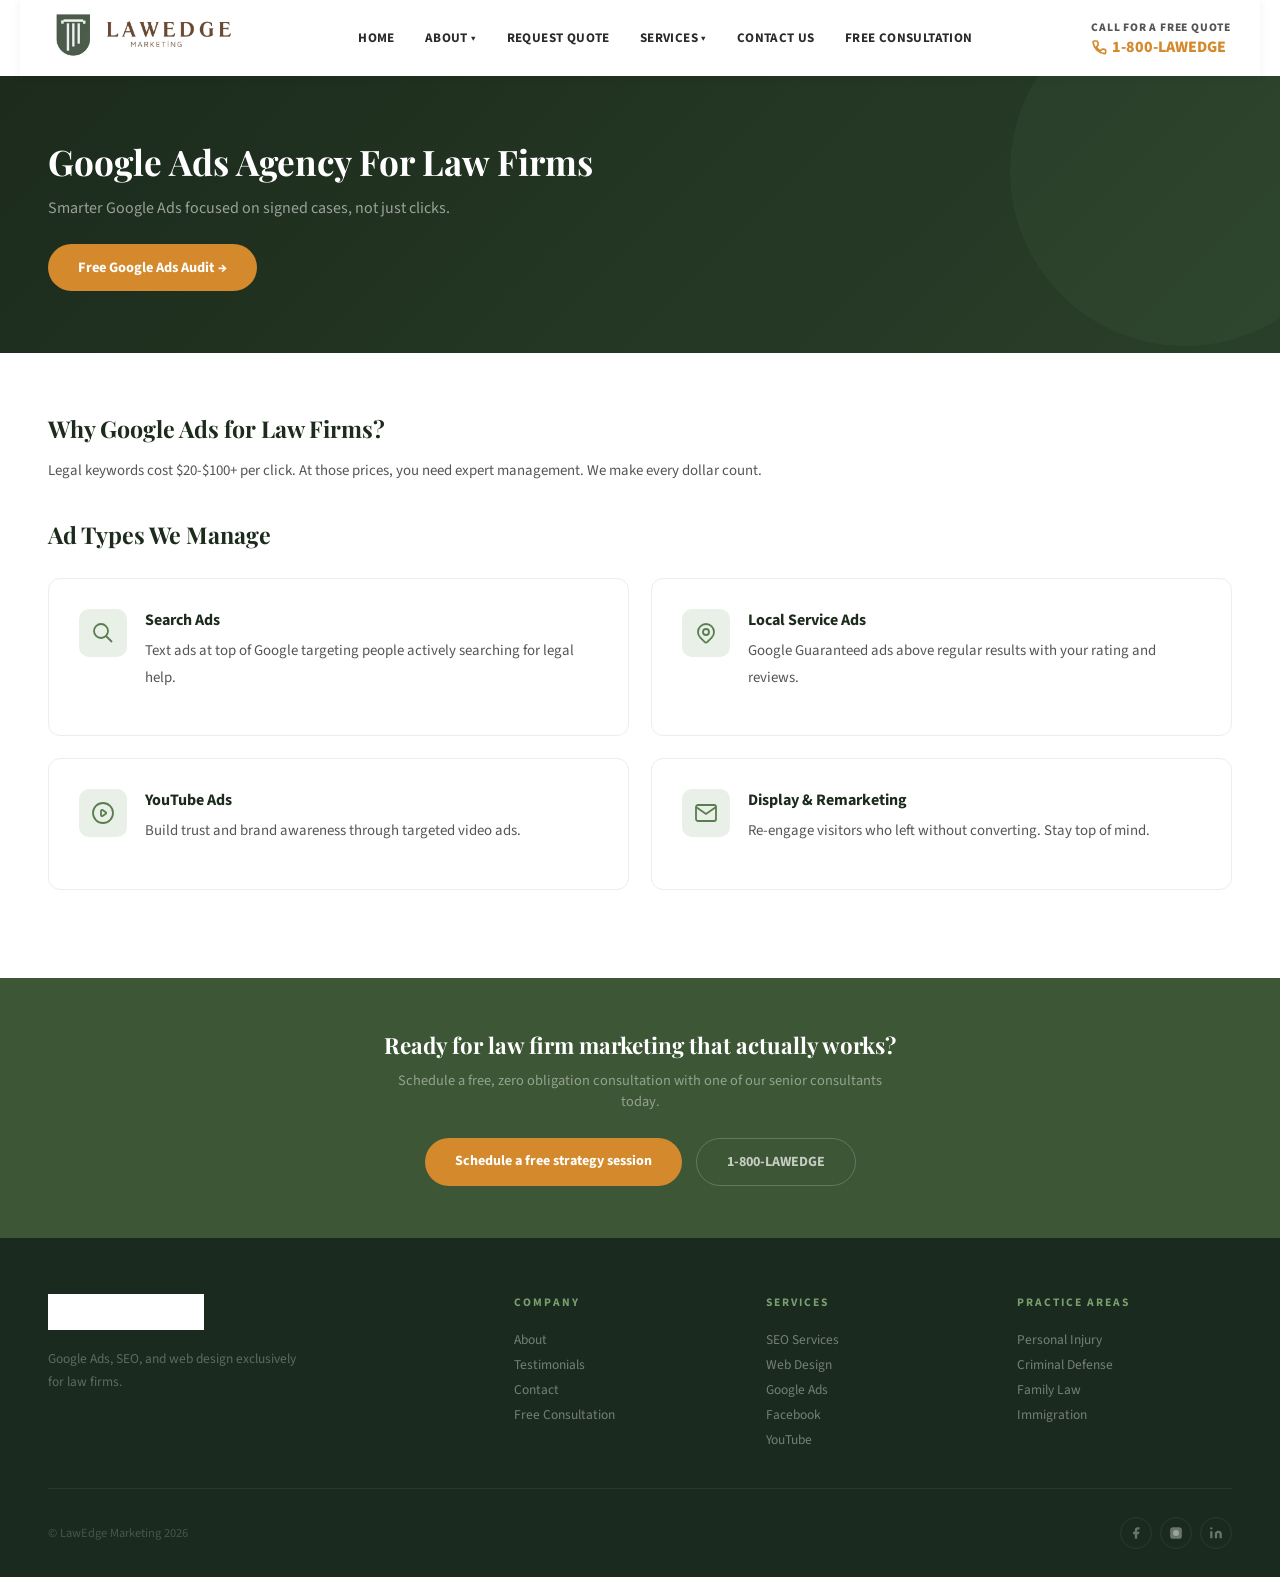
<file: google-ads.html>
<!DOCTYPE html><html lang="en"><head><meta charset="UTF-8"><meta name="viewport" content="width=device-width,initial-scale=1.0"><title>Google Ads Agency For Law Firms | LawEdge Marketing</title><link href="https://fonts.googleapis.com/css2?family=Playfair+Display:wght@400;500;600;700;800;900&family=Source+Sans+3:wght@300;400;500;600;700;800&display=swap" rel="stylesheet"><link rel="stylesheet" href="style.css"></head><body><nav class="top-nav"><div class="container">
<a href="index.html"><img src="logo.png" alt="LawEdge Marketing" class="logo-img"></a>
<ul class="nav-links">
<li><a href="index.html">Home</a></li>
<li><a href="#">About &#9662;</a><ul class="dropdown"><li><a href="about.html">About LawEdge Marketing</a></li><li><a href="services.html">Our Services</a></li><li><a href="testimonials.html">Testimonials</a></li></ul></li>
<li><a href="index.html#consultation">Request Quote</a></li>
<li><a href="#">Services &#9662;</a><ul class="dropdown"><li><a href="seo.html">Law Firm SEO Services</a></li><li><a href="web-design.html">Website Design For Law Firms</a></li><li><a href="google-ads.html">Google Ads Agency For Law Firms</a></li><li><a href="facebook.html">Facebook Marketing for Lawyers</a></li><li><a href="youtube.html">YouTube Advertising for Lawyers</a></li></ul></li>
<li><a href="index.html#consultation">Contact Us</a></li>
<li><a href="index.html#consultation" class="nav-consult">Free Consultation</a></li>
</ul>
<div class="nav-right"><div><div class="nav-quote-text">Call For A Free Quote</div><a href="tel:+18001234567" class="nav-phone-num"><svg viewBox="0 0 24 24"><path d="M22 16.92v3a2 2 0 01-2.18 2A19.79 19.79 0 013.09 5.18 2 2 0 015.11 3h3a2 2 0 012 1.72c.127.96.362 1.903.7 2.81a2 2 0 01-.45 2.11L8.09 11.91a16 16 0 006 6l2.27-2.27a2 2 0 012.11-.45c.907.338 1.85.573 2.81.7A2 2 0 0122 16.92z"/></svg>1-800-LAWEDGE</a></div></div>
<button class="hamburger" aria-label="Menu"><svg class="hamburger-svg" viewBox="0 0 32 32" fill="none" stroke="currentColor" stroke-width="2.5" stroke-linecap="round" stroke-linejoin="round"><path class="bar1" d="M27 10 13 10C10.8 10 9 8.2 9 6 9 3.5 10.8 2 13 2 15.2 2 17 3.8 17 6L17 26C17 28.2 18.8 30 21 30 23.2 30 25 28.2 25 26 25 23.8 23.2 22 21 22L7 22"/><path d="M7 16 27 16"/></svg></button>
</div></nav>
<div class="mobile-phone"><a href="tel:+18001234567"><svg viewBox="0 0 24 24"><path d="M22 16.92v3a2 2 0 01-2.18 2A19.79 19.79 0 013.09 5.18 2 2 0 015.11 3h3a2 2 0 012 1.72c.127.96.362 1.903.7 2.81a2 2 0 01-.45 2.11L8.09 11.91a16 16 0 006 6l2.27-2.27a2 2 0 012.11-.45c.907.338 1.85.573 2.81.7A2 2 0 0122 16.92z"/></svg>Call 1-800-LAWEDGE</a></div>
<div class="page-hero"><div class="container"><h1>Google Ads Agency For Law Firms</h1><p>Smarter Google Ads focused on signed cases, not just clicks.</p><a href="index.html#consultation" class="btn btn-accent">Free Google Ads Audit &rarr;</a></div></div>
<div class="page-content"><div class="container"><h2>Why Google Ads for Law Firms?</h2><p>Legal keywords cost $20-$100+ per click. At those prices, you need expert management. We make every dollar count.</p>
<h2>Ad Types We Manage</h2>
<div class="services-grid" style="margin:28px 0">
<div class="svc-card"><div class="svc-icon"><svg viewBox="0 0 24 24"><path d="M21 21l-6-6m2-5a7 7 0 11-14 0 7 7 0 0114 0z"/></svg></div><div><h4>Search Ads</h4><p>Text ads at top of Google targeting people actively searching for legal help.</p></div></div>
<div class="svc-card"><div class="svc-icon"><svg viewBox="0 0 24 24"><path d="M17.657 16.657L13.414 20.9a2 2 0 01-2.827 0l-4.244-4.243a8 8 0 1111.314 0z"/><circle cx="12" cy="11" r="3"/></svg></div><div><h4>Local Service Ads</h4><p>Google Guaranteed ads above regular results with your rating and reviews.</p></div></div>
<div class="svc-card"><div class="svc-icon"><svg viewBox="0 0 24 24"><path d="M14.752 11.168l-3.197-2.132A1 1 0 0010 9.87v4.263a1 1 0 001.555.832l3.197-2.132a1 1 0 000-1.664z"/><circle cx="12" cy="12" r="10"/></svg></div><div><h4>YouTube Ads</h4><p>Build trust and brand awareness through targeted video ads.</p></div></div>
<div class="svc-card"><div class="svc-icon"><svg viewBox="0 0 24 24"><path d="M4 4h16c1.1 0 2 .9 2 2v12c0 1.1-.9 2-2 2H4c-1.1 0-2-.9-2-2V6c0-1.1.9-2 2-2z"/><path d="M22 6l-10 7L2 6"/></svg></div><div><h4>Display &amp; Remarketing</h4><p>Re-engage visitors who left without converting. Stay top of mind.</p></div></div>
</div></div></div><section class="bottom-cta"><div class="container"><h2>Ready for law firm marketing that actually works?</h2><p>Schedule a free, zero obligation consultation with one of our senior consultants today.</p><div class="bottom-cta-links"><a href="index.html#consultation" class="btn-primary">Schedule a free strategy session</a><a href="tel:+18001234567" class="btn-secondary">1-800-LAWEDGE</a></div></div></section>
<footer class="footer"><div class="container"><div class="footer-grid">
<div class="footer-brand"><a href="index.html"><img src="logo.png" alt="LawEdge" style="height:36px;filter:brightness(10)"></a><p>Google Ads, SEO, and web design exclusively for law firms.</p></div>
<div><h4>Company</h4><ul><li><a href="about.html">About</a></li><li><a href="testimonials.html">Testimonials</a></li><li><a href="contact.html">Contact</a></li><li><a href="index.html#consultation">Free Consultation</a></li></ul></div>
<div><h4>Services</h4><ul><li><a href="seo.html">SEO Services</a></li><li><a href="web-design.html">Web Design</a></li><li><a href="google-ads.html">Google Ads</a></li><li><a href="facebook.html">Facebook</a></li><li><a href="youtube.html">YouTube</a></li></ul></div>
<div><h4>Practice Areas</h4><ul><li><a href="#">Personal Injury</a></li><li><a href="#">Criminal Defense</a></li><li><a href="#">Family Law</a></li><li><a href="#">Immigration</a></li></ul></div>
</div><div class="footer-bottom"><div class="footer-copy">&copy; LawEdge Marketing 2026</div><div class="footer-socials"><a href="#"><svg viewBox="0 0 24 24"><path d="M18 2h-3a5 5 0 00-5 5v3H7v4h3v8h4v-8h3l1-4h-4V7a1 1 0 011-1h3z"/></svg></a><a href="#"><svg viewBox="0 0 24 24"><rect x="2" y="2" width="20" height="20" rx="5"/><circle cx="12" cy="12" r="5"/></svg></a><a href="#"><svg viewBox="0 0 24 24"><path d="M16 8a6 6 0 016 6v7h-4v-7a2 2 0 00-4 0v7h-4v-7a6 6 0 016-6zM2 9h4v12H2zM4 6a2 2 0 100-4 2 2 0 000 4z"/></svg></a></div></div></div></footer><script>
(function(){
  var ham=document.querySelector('.hamburger');
  var nav=document.querySelector('.nav-links');
  if(ham&&nav){
    ham.addEventListener('click',function(){
      var open=this.classList.toggle('active');
      nav.classList.toggle('open',open);
      document.body.style.overflow=open?'hidden':'';
    });
    nav.querySelectorAll('a').forEach(function(a){
      a.addEventListener('click',function(){
        ham.classList.remove('active');
        nav.classList.remove('open');
        document.body.style.overflow='';
      });
    });
  }
  window.addEventListener('scroll',function(){
    var topNav=document.querySelector('.top-nav');
    if(topNav)topNav.classList.toggle('scrolled',window.scrollY>10);
  },{passive:true});
})();
</script>
</body></html>
</file>
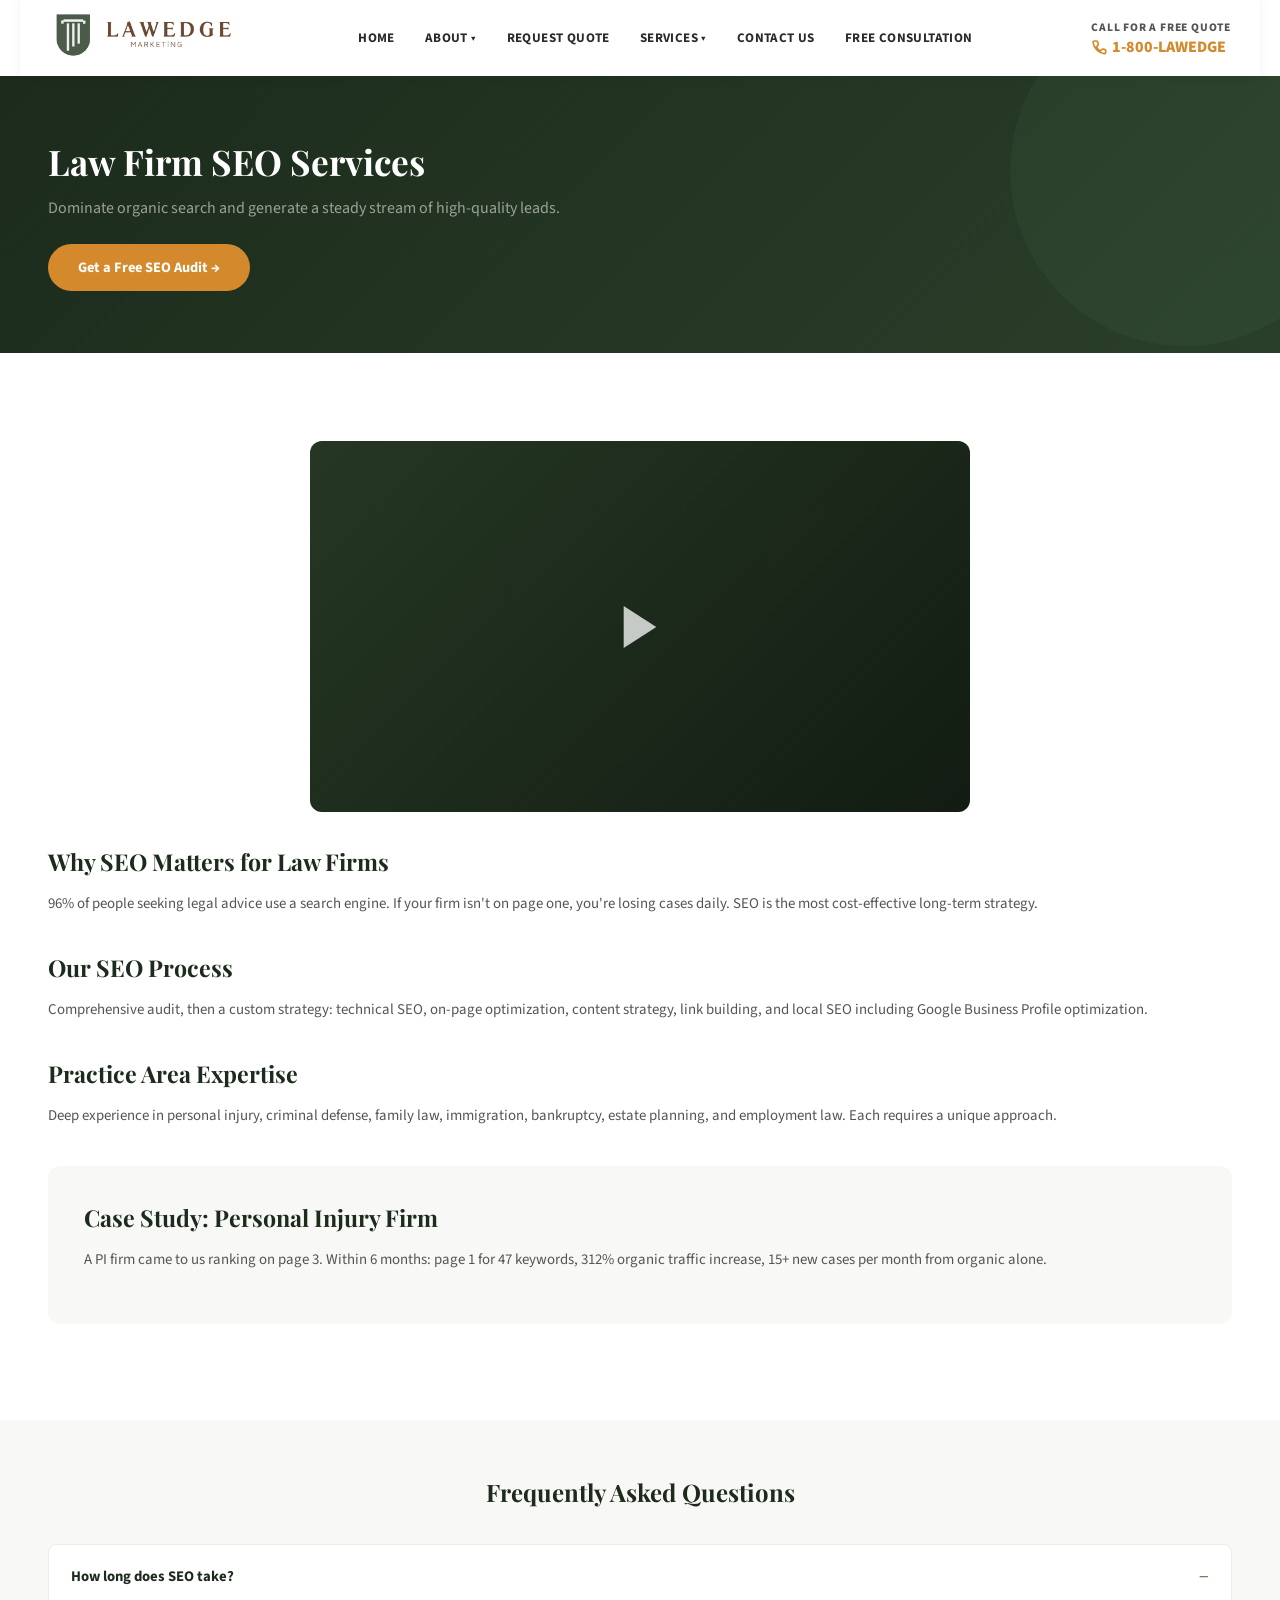
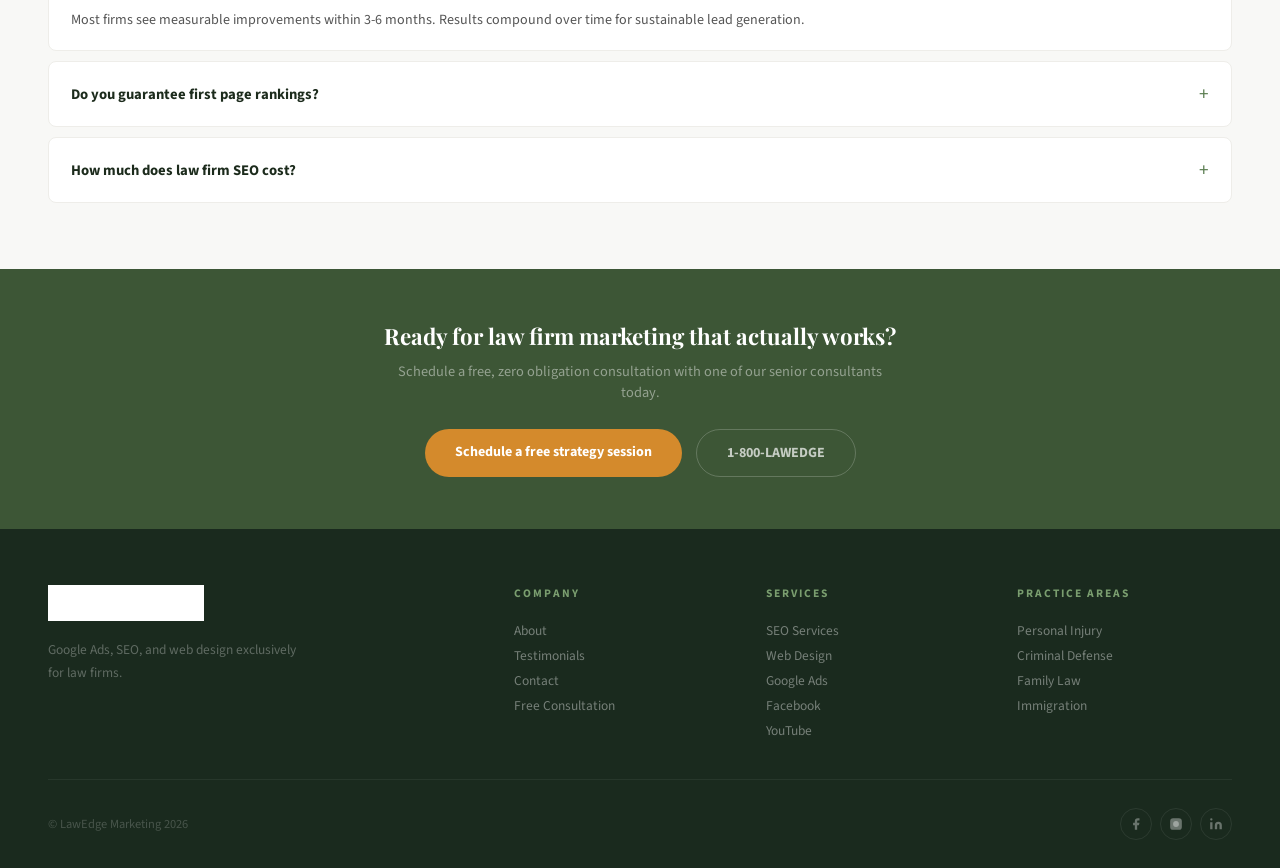
<file: seo.html>
<!DOCTYPE html><html lang="en"><head><meta charset="UTF-8"><meta name="viewport" content="width=device-width,initial-scale=1.0"><title>Law Firm SEO Services | LawEdge Marketing</title><link href="https://fonts.googleapis.com/css2?family=Playfair+Display:wght@400;500;600;700;800;900&family=Source+Sans+3:wght@300;400;500;600;700;800&display=swap" rel="stylesheet"><link rel="stylesheet" href="style.css"></head><body><nav class="top-nav"><div class="container">
<a href="index.html"><img src="logo.png" alt="LawEdge Marketing" class="logo-img"></a>
<ul class="nav-links">
<li><a href="index.html">Home</a></li>
<li><a href="#">About &#9662;</a><ul class="dropdown"><li><a href="about.html">About LawEdge Marketing</a></li><li><a href="services.html">Our Services</a></li><li><a href="testimonials.html">Testimonials</a></li></ul></li>
<li><a href="index.html#consultation">Request Quote</a></li>
<li><a href="#">Services &#9662;</a><ul class="dropdown"><li><a href="seo.html">Law Firm SEO Services</a></li><li><a href="web-design.html">Website Design For Law Firms</a></li><li><a href="google-ads.html">Google Ads Agency For Law Firms</a></li><li><a href="facebook.html">Facebook Marketing for Lawyers</a></li><li><a href="youtube.html">YouTube Advertising for Lawyers</a></li></ul></li>
<li><a href="index.html#consultation">Contact Us</a></li>
<li><a href="index.html#consultation" class="nav-consult">Free Consultation</a></li>
</ul>
<div class="nav-right"><div><div class="nav-quote-text">Call For A Free Quote</div><a href="tel:+18001234567" class="nav-phone-num"><svg viewBox="0 0 24 24"><path d="M22 16.92v3a2 2 0 01-2.18 2A19.79 19.79 0 013.09 5.18 2 2 0 015.11 3h3a2 2 0 012 1.72c.127.96.362 1.903.7 2.81a2 2 0 01-.45 2.11L8.09 11.91a16 16 0 006 6l2.27-2.27a2 2 0 012.11-.45c.907.338 1.85.573 2.81.7A2 2 0 0122 16.92z"/></svg>1-800-LAWEDGE</a></div></div>
<button class="hamburger" aria-label="Menu"><svg class="hamburger-svg" viewBox="0 0 32 32" fill="none" stroke="currentColor" stroke-width="2.5" stroke-linecap="round" stroke-linejoin="round"><path class="bar1" d="M27 10 13 10C10.8 10 9 8.2 9 6 9 3.5 10.8 2 13 2 15.2 2 17 3.8 17 6L17 26C17 28.2 18.8 30 21 30 23.2 30 25 28.2 25 26 25 23.8 23.2 22 21 22L7 22"/><path d="M7 16 27 16"/></svg></button>
</div></nav>
<div class="mobile-phone"><a href="tel:+18001234567"><svg viewBox="0 0 24 24"><path d="M22 16.92v3a2 2 0 01-2.18 2A19.79 19.79 0 013.09 5.18 2 2 0 015.11 3h3a2 2 0 012 1.72c.127.96.362 1.903.7 2.81a2 2 0 01-.45 2.11L8.09 11.91a16 16 0 006 6l2.27-2.27a2 2 0 012.11-.45c.907.338 1.85.573 2.81.7A2 2 0 0122 16.92z"/></svg>Call 1-800-LAWEDGE</a></div>
<div class="page-hero"><div class="container"><h1>Law Firm SEO Services</h1><p>Dominate organic search and generate a steady stream of high-quality leads.</p><a href="index.html#consultation" class="btn btn-accent">Get a Free SEO Audit &rarr;</a></div></div>
<div class="page-content"><div class="container"><div class="video-placeholder"><svg viewBox="0 0 24 24"><path d="M5 3l14 9-14 9V3z"/></svg></div>
<h2>Why SEO Matters for Law Firms</h2><p>96% of people seeking legal advice use a search engine. If your firm isn't on page one, you're losing cases daily. SEO is the most cost-effective long-term strategy.</p>
<h2>Our SEO Process</h2><p>Comprehensive audit, then a custom strategy: technical SEO, on-page optimization, content strategy, link building, and local SEO including Google Business Profile optimization.</p>
<h2>Practice Area Expertise</h2><p>Deep experience in personal injury, criminal defense, family law, immigration, bankruptcy, estate planning, and employment law. Each requires a unique approach.</p>
<div style="background:var(--g100);border-radius:var(--radius-lg);padding:36px;margin:36px 0"><h2 style="margin-top:0">Case Study: Personal Injury Firm</h2><p>A PI firm came to us ranking on page 3. Within 6 months: page 1 for 47 keywords, 312% organic traffic increase, 15+ new cases per month from organic alone.</p></div>
</div></div>
<section class="faq-section"><div class="container"><h2>Frequently Asked Questions</h2>
<div class="faq-item open"><div class="faq-q">How long does SEO take?</div><div class="faq-a">Most firms see measurable improvements within 3-6 months. Results compound over time for sustainable lead generation.</div></div>
<div class="faq-item"><div class="faq-q">Do you guarantee first page rankings?</div><div class="faq-a">No ethical SEO company can guarantee specific rankings. We guarantee a data-driven strategy, transparent reporting, and a proven track record.</div></div>
<div class="faq-item"><div class="faq-q">How much does law firm SEO cost?</div><div class="faq-a">Pricing depends on market competitiveness, practice area, and goals. Contact us for a free custom quote.</div></div>
</div></section><section class="bottom-cta"><div class="container"><h2>Ready for law firm marketing that actually works?</h2><p>Schedule a free, zero obligation consultation with one of our senior consultants today.</p><div class="bottom-cta-links"><a href="index.html#consultation" class="btn-primary">Schedule a free strategy session</a><a href="tel:+18001234567" class="btn-secondary">1-800-LAWEDGE</a></div></div></section>
<footer class="footer"><div class="container"><div class="footer-grid">
<div class="footer-brand"><a href="index.html"><img src="logo.png" alt="LawEdge" style="height:36px;filter:brightness(10)"></a><p>Google Ads, SEO, and web design exclusively for law firms.</p></div>
<div><h4>Company</h4><ul><li><a href="about.html">About</a></li><li><a href="testimonials.html">Testimonials</a></li><li><a href="contact.html">Contact</a></li><li><a href="index.html#consultation">Free Consultation</a></li></ul></div>
<div><h4>Services</h4><ul><li><a href="seo.html">SEO Services</a></li><li><a href="web-design.html">Web Design</a></li><li><a href="google-ads.html">Google Ads</a></li><li><a href="facebook.html">Facebook</a></li><li><a href="youtube.html">YouTube</a></li></ul></div>
<div><h4>Practice Areas</h4><ul><li><a href="#">Personal Injury</a></li><li><a href="#">Criminal Defense</a></li><li><a href="#">Family Law</a></li><li><a href="#">Immigration</a></li></ul></div>
</div><div class="footer-bottom"><div class="footer-copy">&copy; LawEdge Marketing 2026</div><div class="footer-socials"><a href="#"><svg viewBox="0 0 24 24"><path d="M18 2h-3a5 5 0 00-5 5v3H7v4h3v8h4v-8h3l1-4h-4V7a1 1 0 011-1h3z"/></svg></a><a href="#"><svg viewBox="0 0 24 24"><rect x="2" y="2" width="20" height="20" rx="5"/><circle cx="12" cy="12" r="5"/></svg></a><a href="#"><svg viewBox="0 0 24 24"><path d="M16 8a6 6 0 016 6v7h-4v-7a2 2 0 00-4 0v7h-4v-7a6 6 0 016-6zM2 9h4v12H2zM4 6a2 2 0 100-4 2 2 0 000 4z"/></svg></a></div></div></div></footer><script>document.querySelectorAll(".faq-q").forEach(q=>q.addEventListener("click",()=>q.parentElement.classList.toggle("open")))</script><script>
(function(){
  var ham=document.querySelector('.hamburger');
  var nav=document.querySelector('.nav-links');
  if(ham&&nav){
    ham.addEventListener('click',function(){
      var open=this.classList.toggle('active');
      nav.classList.toggle('open',open);
      document.body.style.overflow=open?'hidden':'';
    });
    nav.querySelectorAll('a').forEach(function(a){
      a.addEventListener('click',function(){
        ham.classList.remove('active');
        nav.classList.remove('open');
        document.body.style.overflow='';
      });
    });
  }
  window.addEventListener('scroll',function(){
    var topNav=document.querySelector('.top-nav');
    if(topNav)topNav.classList.toggle('scrolled',window.scrollY>10);
  },{passive:true});
})();
</script>
</body></html>
</file>
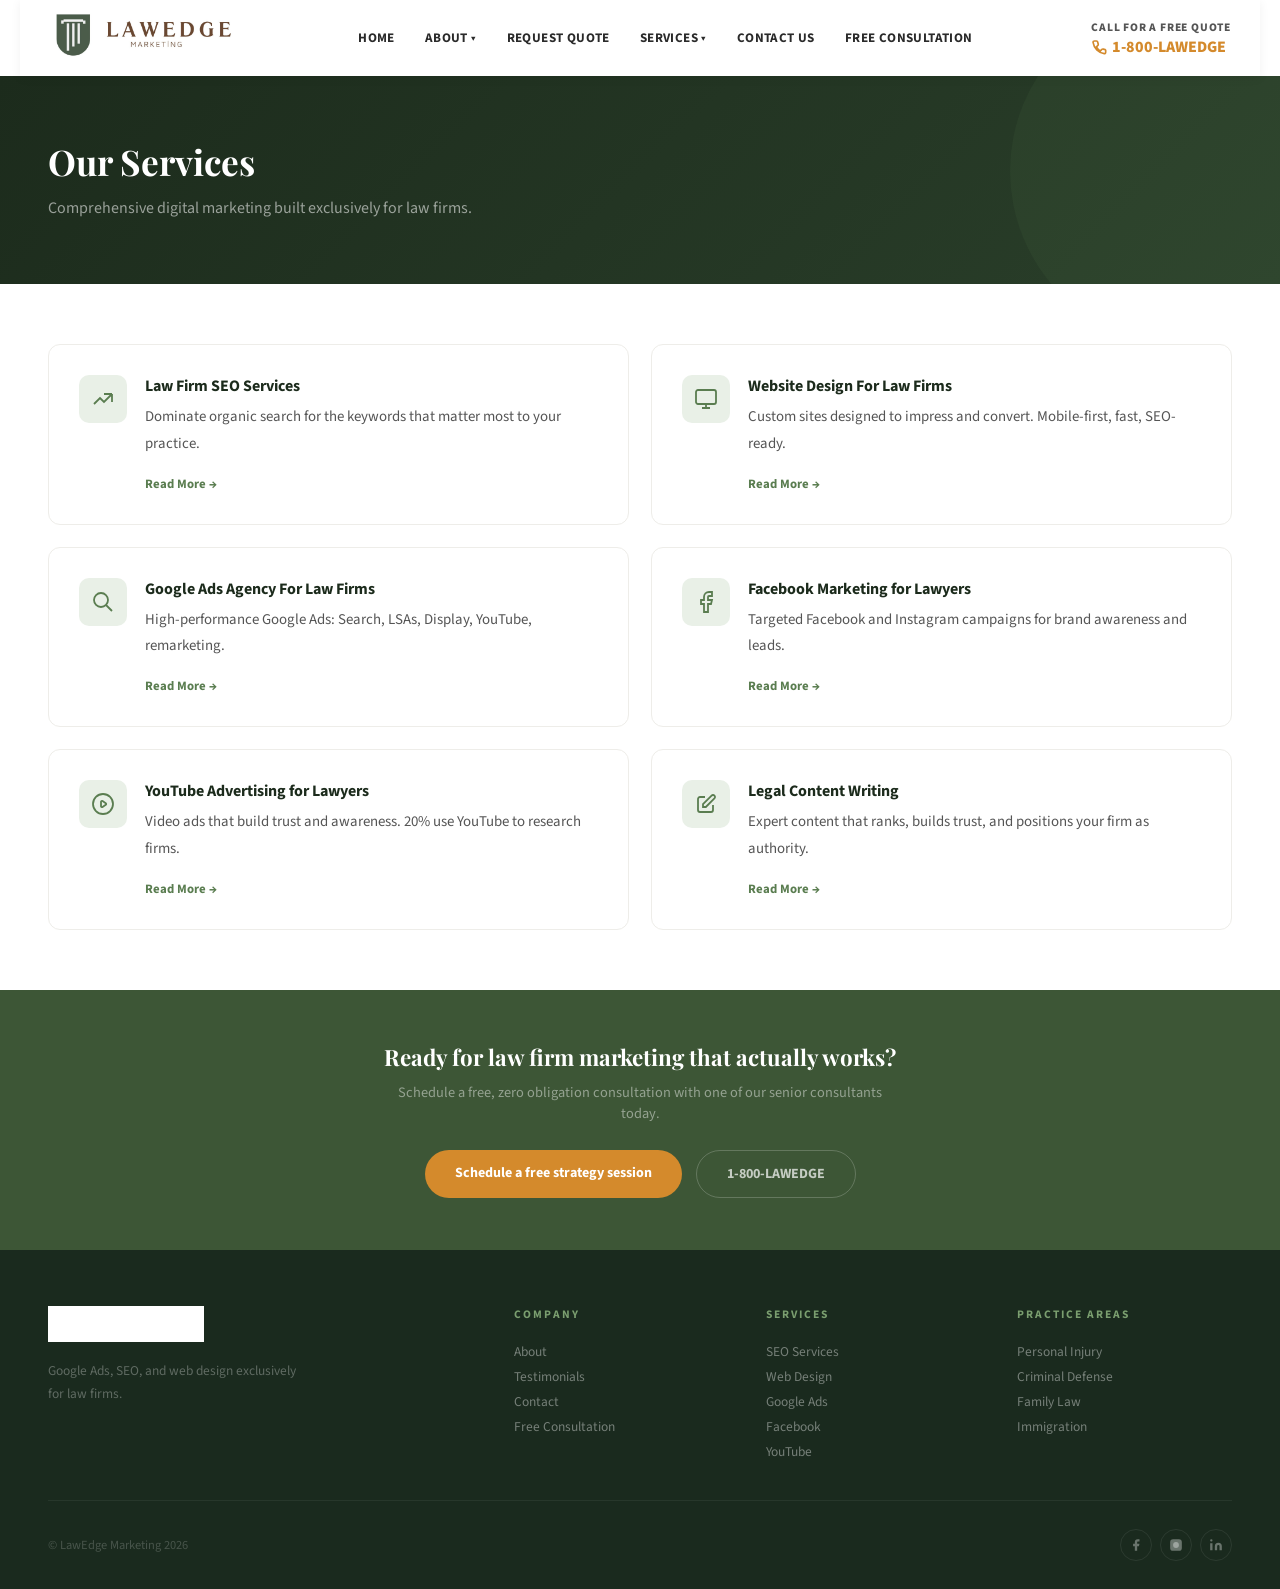
<file: services.html>
<!DOCTYPE html><html lang="en"><head><meta charset="UTF-8"><meta name="viewport" content="width=device-width,initial-scale=1.0"><title>Our Services | LawEdge Marketing</title><link href="https://fonts.googleapis.com/css2?family=Playfair+Display:wght@400;500;600;700;800;900&family=Source+Sans+3:wght@300;400;500;600;700;800&display=swap" rel="stylesheet"><link rel="stylesheet" href="style.css"></head><body><nav class="top-nav"><div class="container">
<a href="index.html"><img src="logo.png" alt="LawEdge Marketing" class="logo-img"></a>
<ul class="nav-links">
<li><a href="index.html">Home</a></li>
<li><a href="#">About &#9662;</a><ul class="dropdown"><li><a href="about.html">About LawEdge Marketing</a></li><li><a href="services.html">Our Services</a></li><li><a href="testimonials.html">Testimonials</a></li></ul></li>
<li><a href="index.html#consultation">Request Quote</a></li>
<li><a href="#">Services &#9662;</a><ul class="dropdown"><li><a href="seo.html">Law Firm SEO Services</a></li><li><a href="web-design.html">Website Design For Law Firms</a></li><li><a href="google-ads.html">Google Ads Agency For Law Firms</a></li><li><a href="facebook.html">Facebook Marketing for Lawyers</a></li><li><a href="youtube.html">YouTube Advertising for Lawyers</a></li></ul></li>
<li><a href="index.html#consultation">Contact Us</a></li>
<li><a href="index.html#consultation" class="nav-consult">Free Consultation</a></li>
</ul>
<div class="nav-right"><div><div class="nav-quote-text">Call For A Free Quote</div><a href="tel:+18001234567" class="nav-phone-num"><svg viewBox="0 0 24 24"><path d="M22 16.92v3a2 2 0 01-2.18 2A19.79 19.79 0 013.09 5.18 2 2 0 015.11 3h3a2 2 0 012 1.72c.127.96.362 1.903.7 2.81a2 2 0 01-.45 2.11L8.09 11.91a16 16 0 006 6l2.27-2.27a2 2 0 012.11-.45c.907.338 1.85.573 2.81.7A2 2 0 0122 16.92z"/></svg>1-800-LAWEDGE</a></div></div>
<button class="hamburger" aria-label="Menu"><svg class="hamburger-svg" viewBox="0 0 32 32" fill="none" stroke="currentColor" stroke-width="2.5" stroke-linecap="round" stroke-linejoin="round"><path class="bar1" d="M27 10 13 10C10.8 10 9 8.2 9 6 9 3.5 10.8 2 13 2 15.2 2 17 3.8 17 6L17 26C17 28.2 18.8 30 21 30 23.2 30 25 28.2 25 26 25 23.8 23.2 22 21 22L7 22"/><path d="M7 16 27 16"/></svg></button>
</div></nav>
<div class="mobile-phone"><a href="tel:+18001234567"><svg viewBox="0 0 24 24"><path d="M22 16.92v3a2 2 0 01-2.18 2A19.79 19.79 0 013.09 5.18 2 2 0 015.11 3h3a2 2 0 012 1.72c.127.96.362 1.903.7 2.81a2 2 0 01-.45 2.11L8.09 11.91a16 16 0 006 6l2.27-2.27a2 2 0 012.11-.45c.907.338 1.85.573 2.81.7A2 2 0 0122 16.92z"/></svg>Call 1-800-LAWEDGE</a></div>
<div class="page-hero"><div class="container"><h1>Our Services</h1><p>Comprehensive digital marketing built exclusively for law firms.</p></div></div>
<div class="page-content"><div class="container"><div class="services-grid">
<div class="svc-card"><div class="svc-icon"><svg viewBox="0 0 24 24"><path d="M13 7h8m0 0v8m0-8l-8 8-4-4-6 6"/></svg></div><div><h4>Law Firm SEO Services</h4><p>Dominate organic search for the keywords that matter most to your practice.</p><a href="seo.html" class="read-more">Read More &rarr;</a></div></div>
<div class="svc-card"><div class="svc-icon"><svg viewBox="0 0 24 24"><rect x="2" y="3" width="20" height="14" rx="2"/><path d="M8 21h8m-4-4v4"/></svg></div><div><h4>Website Design For Law Firms</h4><p>Custom sites designed to impress and convert. Mobile-first, fast, SEO-ready.</p><a href="web-design.html" class="read-more">Read More &rarr;</a></div></div>
<div class="svc-card"><div class="svc-icon"><svg viewBox="0 0 24 24"><path d="M21 21l-6-6m2-5a7 7 0 11-14 0 7 7 0 0114 0z"/></svg></div><div><h4>Google Ads Agency For Law Firms</h4><p>High-performance Google Ads: Search, LSAs, Display, YouTube, remarketing.</p><a href="google-ads.html" class="read-more">Read More &rarr;</a></div></div>
<div class="svc-card"><div class="svc-icon"><svg viewBox="0 0 24 24"><path d="M18 2h-3a5 5 0 00-5 5v3H7v4h3v8h4v-8h3l1-4h-4V7a1 1 0 011-1h3z"/></svg></div><div><h4>Facebook Marketing for Lawyers</h4><p>Targeted Facebook and Instagram campaigns for brand awareness and leads.</p><a href="facebook.html" class="read-more">Read More &rarr;</a></div></div>
<div class="svc-card"><div class="svc-icon"><svg viewBox="0 0 24 24"><path d="M14.752 11.168l-3.197-2.132A1 1 0 0010 9.87v4.263a1 1 0 001.555.832l3.197-2.132a1 1 0 000-1.664z"/><circle cx="12" cy="12" r="10"/></svg></div><div><h4>YouTube Advertising for Lawyers</h4><p>Video ads that build trust and awareness. 20% use YouTube to research firms.</p><a href="youtube.html" class="read-more">Read More &rarr;</a></div></div>
<div class="svc-card"><div class="svc-icon"><svg viewBox="0 0 24 24"><path d="M11 5H6a2 2 0 00-2 2v11a2 2 0 002 2h11a2 2 0 002-2v-5m-1.414-9.414a2 2 0 112.828 2.828L11.828 15H9v-2.828l8.586-8.586z"/></svg></div><div><h4>Legal Content Writing</h4><p>Expert content that ranks, builds trust, and positions your firm as authority.</p><a href="services.html" class="read-more">Read More &rarr;</a></div></div>
</div></div></div><section class="bottom-cta"><div class="container"><h2>Ready for law firm marketing that actually works?</h2><p>Schedule a free, zero obligation consultation with one of our senior consultants today.</p><div class="bottom-cta-links"><a href="index.html#consultation" class="btn-primary">Schedule a free strategy session</a><a href="tel:+18001234567" class="btn-secondary">1-800-LAWEDGE</a></div></div></section>
<footer class="footer"><div class="container"><div class="footer-grid">
<div class="footer-brand"><a href="index.html"><img src="logo.png" alt="LawEdge" style="height:36px;filter:brightness(10)"></a><p>Google Ads, SEO, and web design exclusively for law firms.</p></div>
<div><h4>Company</h4><ul><li><a href="about.html">About</a></li><li><a href="testimonials.html">Testimonials</a></li><li><a href="contact.html">Contact</a></li><li><a href="index.html#consultation">Free Consultation</a></li></ul></div>
<div><h4>Services</h4><ul><li><a href="seo.html">SEO Services</a></li><li><a href="web-design.html">Web Design</a></li><li><a href="google-ads.html">Google Ads</a></li><li><a href="facebook.html">Facebook</a></li><li><a href="youtube.html">YouTube</a></li></ul></div>
<div><h4>Practice Areas</h4><ul><li><a href="#">Personal Injury</a></li><li><a href="#">Criminal Defense</a></li><li><a href="#">Family Law</a></li><li><a href="#">Immigration</a></li></ul></div>
</div><div class="footer-bottom"><div class="footer-copy">&copy; LawEdge Marketing 2026</div><div class="footer-socials"><a href="#"><svg viewBox="0 0 24 24"><path d="M18 2h-3a5 5 0 00-5 5v3H7v4h3v8h4v-8h3l1-4h-4V7a1 1 0 011-1h3z"/></svg></a><a href="#"><svg viewBox="0 0 24 24"><rect x="2" y="2" width="20" height="20" rx="5"/><circle cx="12" cy="12" r="5"/></svg></a><a href="#"><svg viewBox="0 0 24 24"><path d="M16 8a6 6 0 016 6v7h-4v-7a2 2 0 00-4 0v7h-4v-7a6 6 0 016-6zM2 9h4v12H2zM4 6a2 2 0 100-4 2 2 0 000 4z"/></svg></a></div></div></div></footer><script>
(function(){
  var ham=document.querySelector('.hamburger');
  var nav=document.querySelector('.nav-links');
  if(ham&&nav){
    ham.addEventListener('click',function(){
      var open=this.classList.toggle('active');
      nav.classList.toggle('open',open);
      document.body.style.overflow=open?'hidden':'';
    });
    nav.querySelectorAll('a').forEach(function(a){
      a.addEventListener('click',function(){
        ham.classList.remove('active');
        nav.classList.remove('open');
        document.body.style.overflow='';
      });
    });
  }
  window.addEventListener('scroll',function(){
    var topNav=document.querySelector('.top-nav');
    if(topNav)topNav.classList.toggle('scrolled',window.scrollY>10);
  },{passive:true});
})();
</script>
</body></html>
</file>
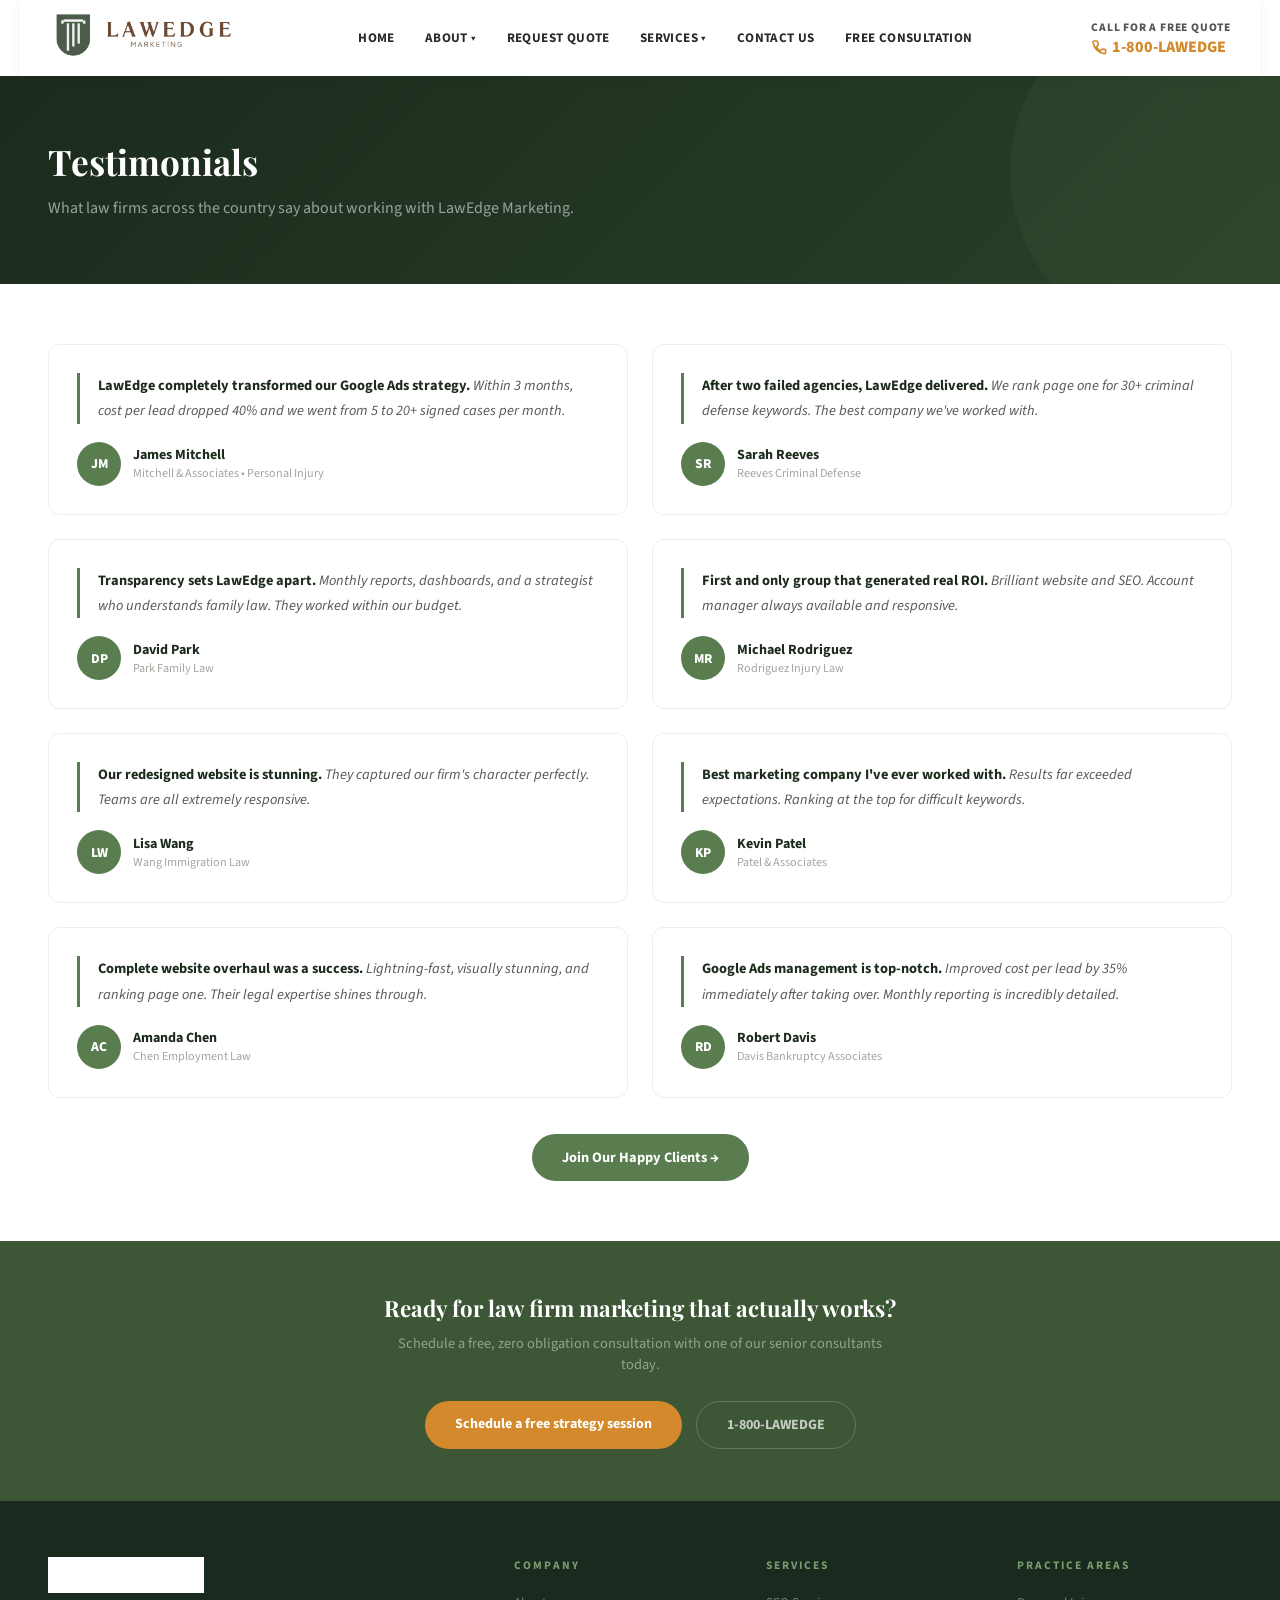
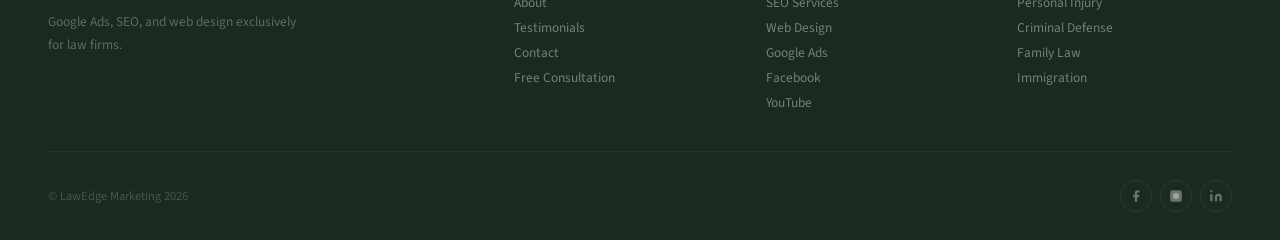
<file: testimonials.html>
<!DOCTYPE html><html lang="en"><head><meta charset="UTF-8"><meta name="viewport" content="width=device-width,initial-scale=1.0"><title>Testimonials | LawEdge Marketing</title><link href="https://fonts.googleapis.com/css2?family=Playfair+Display:wght@400;500;600;700;800;900&family=Source+Sans+3:wght@300;400;500;600;700;800&display=swap" rel="stylesheet"><link rel="stylesheet" href="style.css"></head><body><nav class="top-nav"><div class="container">
<a href="index.html"><img src="logo.png" alt="LawEdge Marketing" class="logo-img"></a>
<ul class="nav-links">
<li><a href="index.html">Home</a></li>
<li><a href="#">About &#9662;</a><ul class="dropdown"><li><a href="about.html">About LawEdge Marketing</a></li><li><a href="services.html">Our Services</a></li><li><a href="testimonials.html">Testimonials</a></li></ul></li>
<li><a href="index.html#consultation">Request Quote</a></li>
<li><a href="#">Services &#9662;</a><ul class="dropdown"><li><a href="seo.html">Law Firm SEO Services</a></li><li><a href="web-design.html">Website Design For Law Firms</a></li><li><a href="google-ads.html">Google Ads Agency For Law Firms</a></li><li><a href="facebook.html">Facebook Marketing for Lawyers</a></li><li><a href="youtube.html">YouTube Advertising for Lawyers</a></li></ul></li>
<li><a href="index.html#consultation">Contact Us</a></li>
<li><a href="index.html#consultation" class="nav-consult">Free Consultation</a></li>
</ul>
<div class="nav-right"><div><div class="nav-quote-text">Call For A Free Quote</div><a href="tel:+18001234567" class="nav-phone-num"><svg viewBox="0 0 24 24"><path d="M22 16.92v3a2 2 0 01-2.18 2A19.79 19.79 0 013.09 5.18 2 2 0 015.11 3h3a2 2 0 012 1.72c.127.96.362 1.903.7 2.81a2 2 0 01-.45 2.11L8.09 11.91a16 16 0 006 6l2.27-2.27a2 2 0 012.11-.45c.907.338 1.85.573 2.81.7A2 2 0 0122 16.92z"/></svg>1-800-LAWEDGE</a></div></div>
<button class="hamburger" aria-label="Menu"><svg class="hamburger-svg" viewBox="0 0 32 32" fill="none" stroke="currentColor" stroke-width="2.5" stroke-linecap="round" stroke-linejoin="round"><path class="bar1" d="M27 10 13 10C10.8 10 9 8.2 9 6 9 3.5 10.8 2 13 2 15.2 2 17 3.8 17 6L17 26C17 28.2 18.8 30 21 30 23.2 30 25 28.2 25 26 25 23.8 23.2 22 21 22L7 22"/><path d="M7 16 27 16"/></svg></button>
</div></nav>
<div class="mobile-phone"><a href="tel:+18001234567"><svg viewBox="0 0 24 24"><path d="M22 16.92v3a2 2 0 01-2.18 2A19.79 19.79 0 013.09 5.18 2 2 0 015.11 3h3a2 2 0 012 1.72c.127.96.362 1.903.7 2.81a2 2 0 01-.45 2.11L8.09 11.91a16 16 0 006 6l2.27-2.27a2 2 0 012.11-.45c.907.338 1.85.573 2.81.7A2 2 0 0122 16.92z"/></svg>Call 1-800-LAWEDGE</a></div>
<div class="page-hero"><div class="container"><h1>Testimonials</h1><p>What law firms across the country say about working with LawEdge Marketing.</p></div></div>
<div class="page-content"><div class="container"><div class="testi-page-grid">
<div class="testi-page-card"><p class="testi-quote"><strong>LawEdge completely transformed our Google Ads strategy.</strong> Within 3 months, cost per lead dropped 40% and we went from 5 to 20+ signed cases per month.</p><div class="testi-page-bottom"><div class="tp-avatar">JM</div><div><div class="tp-name">James Mitchell</div><div class="tp-firm">Mitchell &amp; Associates &bull; Personal Injury</div></div></div></div>
<div class="testi-page-card"><p class="testi-quote"><strong>After two failed agencies, LawEdge delivered.</strong> We rank page one for 30+ criminal defense keywords. The best company we've worked with.</p><div class="testi-page-bottom"><div class="tp-avatar">SR</div><div><div class="tp-name">Sarah Reeves</div><div class="tp-firm">Reeves Criminal Defense</div></div></div></div>
<div class="testi-page-card"><p class="testi-quote"><strong>Transparency sets LawEdge apart.</strong> Monthly reports, dashboards, and a strategist who understands family law. They worked within our budget.</p><div class="testi-page-bottom"><div class="tp-avatar">DP</div><div><div class="tp-name">David Park</div><div class="tp-firm">Park Family Law</div></div></div></div>
<div class="testi-page-card"><p class="testi-quote"><strong>First and only group that generated real ROI.</strong> Brilliant website and SEO. Account manager always available and responsive.</p><div class="testi-page-bottom"><div class="tp-avatar">MR</div><div><div class="tp-name">Michael Rodriguez</div><div class="tp-firm">Rodriguez Injury Law</div></div></div></div>
<div class="testi-page-card"><p class="testi-quote"><strong>Our redesigned website is stunning.</strong> They captured our firm's character perfectly. Teams are all extremely responsive.</p><div class="testi-page-bottom"><div class="tp-avatar">LW</div><div><div class="tp-name">Lisa Wang</div><div class="tp-firm">Wang Immigration Law</div></div></div></div>
<div class="testi-page-card"><p class="testi-quote"><strong>Best marketing company I've ever worked with.</strong> Results far exceeded expectations. Ranking at the top for difficult keywords.</p><div class="testi-page-bottom"><div class="tp-avatar">KP</div><div><div class="tp-name">Kevin Patel</div><div class="tp-firm">Patel &amp; Associates</div></div></div></div>
<div class="testi-page-card"><p class="testi-quote"><strong>Complete website overhaul was a success.</strong> Lightning-fast, visually stunning, and ranking page one. Their legal expertise shines through.</p><div class="testi-page-bottom"><div class="tp-avatar">AC</div><div><div class="tp-name">Amanda Chen</div><div class="tp-firm">Chen Employment Law</div></div></div></div>
<div class="testi-page-card"><p class="testi-quote"><strong>Google Ads management is top-notch.</strong> Improved cost per lead by 35% immediately after taking over. Monthly reporting is incredibly detailed.</p><div class="testi-page-bottom"><div class="tp-avatar">RD</div><div><div class="tp-name">Robert Davis</div><div class="tp-firm">Davis Bankruptcy Associates</div></div></div></div>
</div><div style="text-align:center;margin-top:36px"><a href="index.html#consultation" class="btn btn-green btn-round">Join Our Happy Clients &rarr;</a></div></div></div><section class="bottom-cta"><div class="container"><h2>Ready for law firm marketing that actually works?</h2><p>Schedule a free, zero obligation consultation with one of our senior consultants today.</p><div class="bottom-cta-links"><a href="index.html#consultation" class="btn-primary">Schedule a free strategy session</a><a href="tel:+18001234567" class="btn-secondary">1-800-LAWEDGE</a></div></div></section>
<footer class="footer"><div class="container"><div class="footer-grid">
<div class="footer-brand"><a href="index.html"><img src="logo.png" alt="LawEdge" style="height:36px;filter:brightness(10)"></a><p>Google Ads, SEO, and web design exclusively for law firms.</p></div>
<div><h4>Company</h4><ul><li><a href="about.html">About</a></li><li><a href="testimonials.html">Testimonials</a></li><li><a href="contact.html">Contact</a></li><li><a href="index.html#consultation">Free Consultation</a></li></ul></div>
<div><h4>Services</h4><ul><li><a href="seo.html">SEO Services</a></li><li><a href="web-design.html">Web Design</a></li><li><a href="google-ads.html">Google Ads</a></li><li><a href="facebook.html">Facebook</a></li><li><a href="youtube.html">YouTube</a></li></ul></div>
<div><h4>Practice Areas</h4><ul><li><a href="#">Personal Injury</a></li><li><a href="#">Criminal Defense</a></li><li><a href="#">Family Law</a></li><li><a href="#">Immigration</a></li></ul></div>
</div><div class="footer-bottom"><div class="footer-copy">&copy; LawEdge Marketing 2026</div><div class="footer-socials"><a href="#"><svg viewBox="0 0 24 24"><path d="M18 2h-3a5 5 0 00-5 5v3H7v4h3v8h4v-8h3l1-4h-4V7a1 1 0 011-1h3z"/></svg></a><a href="#"><svg viewBox="0 0 24 24"><rect x="2" y="2" width="20" height="20" rx="5"/><circle cx="12" cy="12" r="5"/></svg></a><a href="#"><svg viewBox="0 0 24 24"><path d="M16 8a6 6 0 016 6v7h-4v-7a2 2 0 00-4 0v7h-4v-7a6 6 0 016-6zM2 9h4v12H2zM4 6a2 2 0 100-4 2 2 0 000 4z"/></svg></a></div></div></div></footer><script>
(function(){
  var ham=document.querySelector('.hamburger');
  var nav=document.querySelector('.nav-links');
  if(ham&&nav){
    ham.addEventListener('click',function(){
      var open=this.classList.toggle('active');
      nav.classList.toggle('open',open);
      document.body.style.overflow=open?'hidden':'';
    });
    nav.querySelectorAll('a').forEach(function(a){
      a.addEventListener('click',function(){
        ham.classList.remove('active');
        nav.classList.remove('open');
        document.body.style.overflow='';
      });
    });
  }
  window.addEventListener('scroll',function(){
    var topNav=document.querySelector('.top-nav');
    if(topNav)topNav.classList.toggle('scrolled',window.scrollY>10);
  },{passive:true});
})();
</script>
</body></html>
</file>
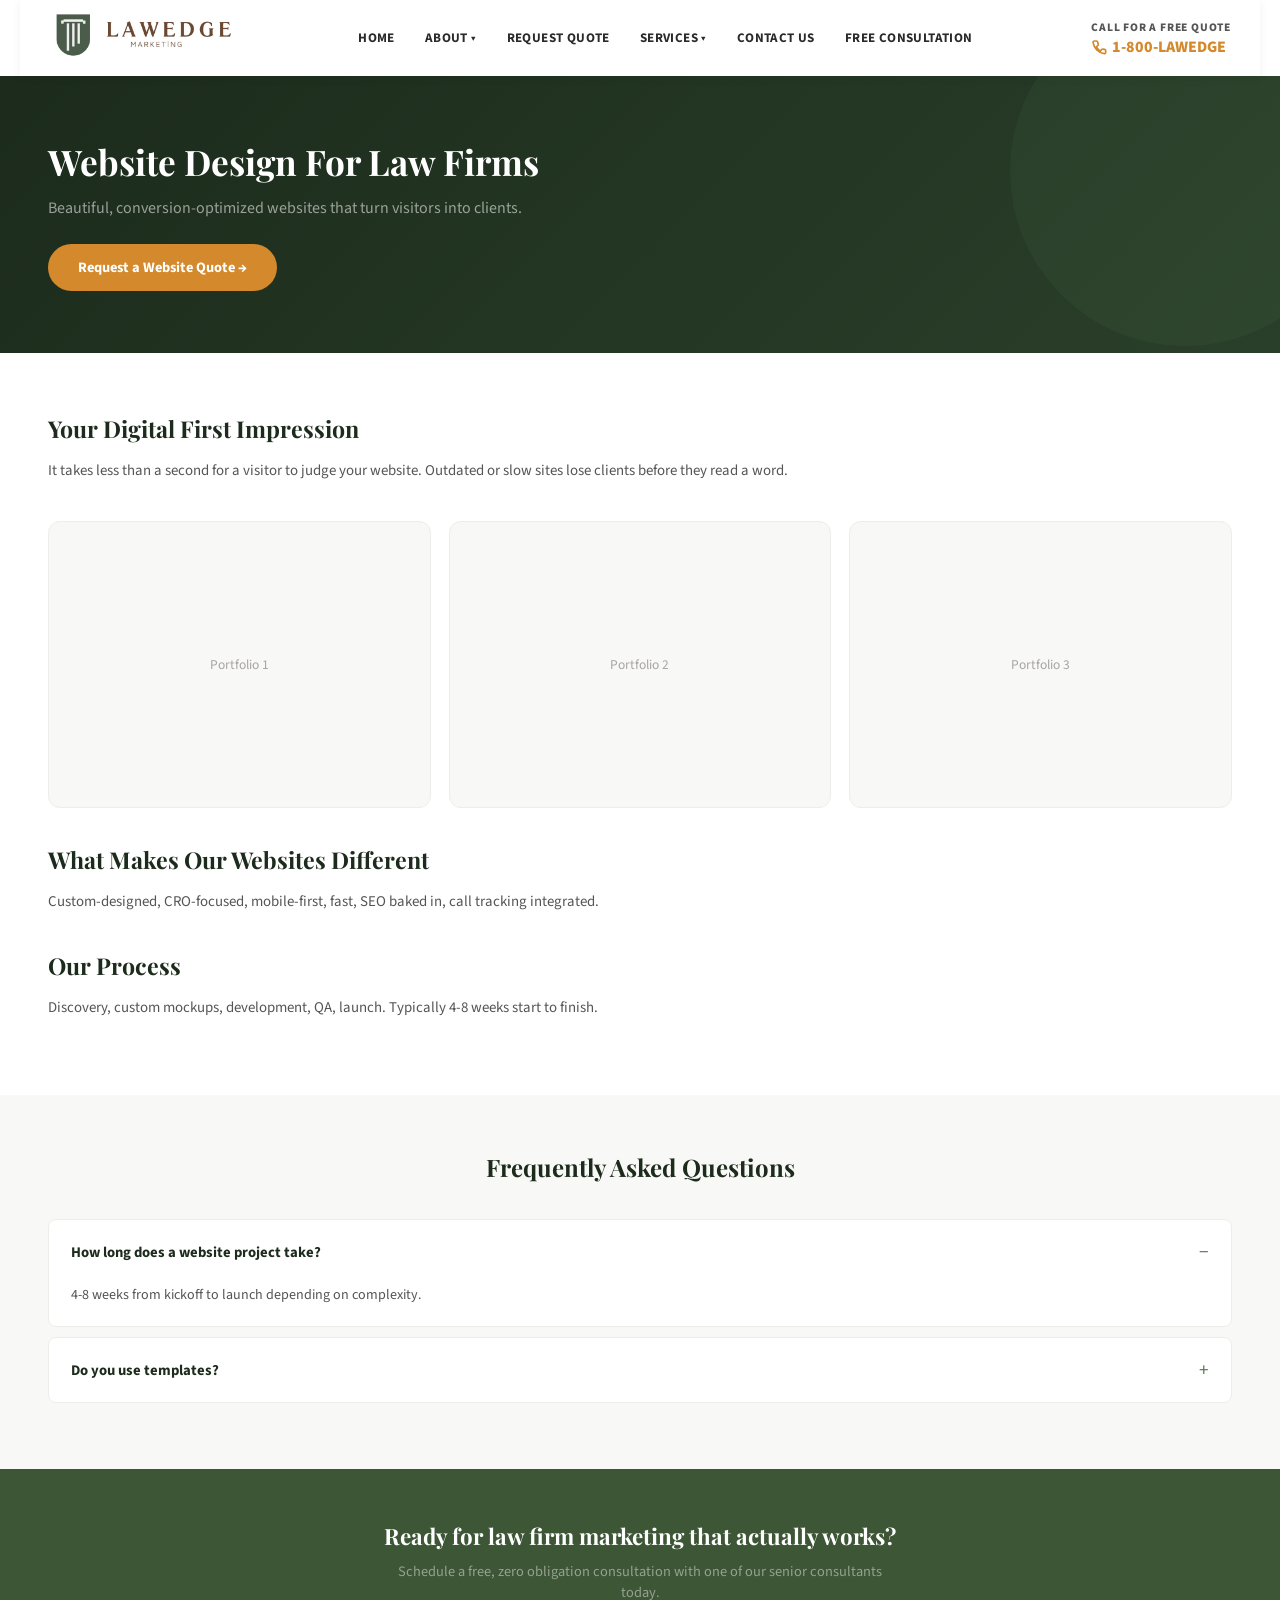
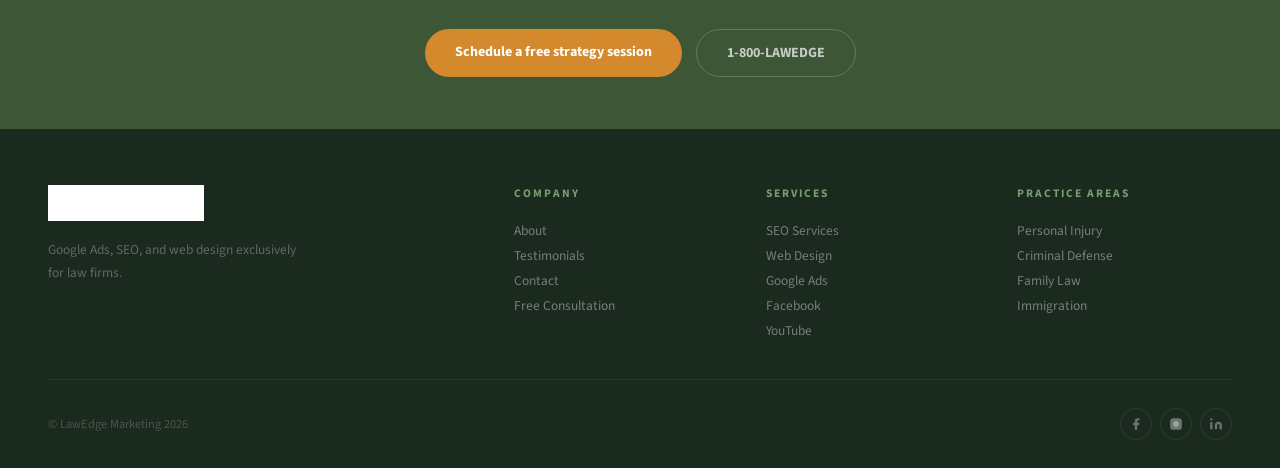
<file: web-design.html>
<!DOCTYPE html><html lang="en"><head><meta charset="UTF-8"><meta name="viewport" content="width=device-width,initial-scale=1.0"><title>Website Design For Law Firms | LawEdge Marketing</title><link href="https://fonts.googleapis.com/css2?family=Playfair+Display:wght@400;500;600;700;800;900&family=Source+Sans+3:wght@300;400;500;600;700;800&display=swap" rel="stylesheet"><link rel="stylesheet" href="style.css"></head><body><nav class="top-nav"><div class="container">
<a href="index.html"><img src="logo.png" alt="LawEdge Marketing" class="logo-img"></a>
<ul class="nav-links">
<li><a href="index.html">Home</a></li>
<li><a href="#">About &#9662;</a><ul class="dropdown"><li><a href="about.html">About LawEdge Marketing</a></li><li><a href="services.html">Our Services</a></li><li><a href="testimonials.html">Testimonials</a></li></ul></li>
<li><a href="index.html#consultation">Request Quote</a></li>
<li><a href="#">Services &#9662;</a><ul class="dropdown"><li><a href="seo.html">Law Firm SEO Services</a></li><li><a href="web-design.html">Website Design For Law Firms</a></li><li><a href="google-ads.html">Google Ads Agency For Law Firms</a></li><li><a href="facebook.html">Facebook Marketing for Lawyers</a></li><li><a href="youtube.html">YouTube Advertising for Lawyers</a></li></ul></li>
<li><a href="index.html#consultation">Contact Us</a></li>
<li><a href="index.html#consultation" class="nav-consult">Free Consultation</a></li>
</ul>
<div class="nav-right"><div><div class="nav-quote-text">Call For A Free Quote</div><a href="tel:+18001234567" class="nav-phone-num"><svg viewBox="0 0 24 24"><path d="M22 16.92v3a2 2 0 01-2.18 2A19.79 19.79 0 013.09 5.18 2 2 0 015.11 3h3a2 2 0 012 1.72c.127.96.362 1.903.7 2.81a2 2 0 01-.45 2.11L8.09 11.91a16 16 0 006 6l2.27-2.27a2 2 0 012.11-.45c.907.338 1.85.573 2.81.7A2 2 0 0122 16.92z"/></svg>1-800-LAWEDGE</a></div></div>
<button class="hamburger" aria-label="Menu"><svg class="hamburger-svg" viewBox="0 0 32 32" fill="none" stroke="currentColor" stroke-width="2.5" stroke-linecap="round" stroke-linejoin="round"><path class="bar1" d="M27 10 13 10C10.8 10 9 8.2 9 6 9 3.5 10.8 2 13 2 15.2 2 17 3.8 17 6L17 26C17 28.2 18.8 30 21 30 23.2 30 25 28.2 25 26 25 23.8 23.2 22 21 22L7 22"/><path d="M7 16 27 16"/></svg></button>
</div></nav>
<div class="mobile-phone"><a href="tel:+18001234567"><svg viewBox="0 0 24 24"><path d="M22 16.92v3a2 2 0 01-2.18 2A19.79 19.79 0 013.09 5.18 2 2 0 015.11 3h3a2 2 0 012 1.72c.127.96.362 1.903.7 2.81a2 2 0 01-.45 2.11L8.09 11.91a16 16 0 006 6l2.27-2.27a2 2 0 012.11-.45c.907.338 1.85.573 2.81.7A2 2 0 0122 16.92z"/></svg>Call 1-800-LAWEDGE</a></div>
<div class="page-hero"><div class="container"><h1>Website Design For Law Firms</h1><p>Beautiful, conversion-optimized websites that turn visitors into clients.</p><a href="index.html#consultation" class="btn btn-accent">Request a Website Quote &rarr;</a></div></div>
<div class="page-content"><div class="container"><h2>Your Digital First Impression</h2><p>It takes less than a second for a visitor to judge your website. Outdated or slow sites lose clients before they read a word.</p>
<div style="display:grid;grid-template-columns:1fr 1fr 1fr;gap:18px;margin:36px 0"><div style="background:var(--g100);border-radius:var(--radius-lg);aspect-ratio:4/3;display:flex;align-items:center;justify-content:center;border:1px solid var(--g200)"><span style="color:var(--g400);font-size:.84rem">Portfolio 1</span></div><div style="background:var(--g100);border-radius:var(--radius-lg);aspect-ratio:4/3;display:flex;align-items:center;justify-content:center;border:1px solid var(--g200)"><span style="color:var(--g400);font-size:.84rem">Portfolio 2</span></div><div style="background:var(--g100);border-radius:var(--radius-lg);aspect-ratio:4/3;display:flex;align-items:center;justify-content:center;border:1px solid var(--g200)"><span style="color:var(--g400);font-size:.84rem">Portfolio 3</span></div></div>
<h2>What Makes Our Websites Different</h2><p>Custom-designed, CRO-focused, mobile-first, fast, SEO baked in, call tracking integrated.</p>
<h2>Our Process</h2><p>Discovery, custom mockups, development, QA, launch. Typically 4-8 weeks start to finish.</p>
</div></div>
<section class="faq-section"><div class="container"><h2>Frequently Asked Questions</h2>
<div class="faq-item open"><div class="faq-q">How long does a website project take?</div><div class="faq-a">4-8 weeks from kickoff to launch depending on complexity.</div></div>
<div class="faq-item"><div class="faq-q">Do you use templates?</div><div class="faq-a">Never. Every site is 100% custom designed.</div></div>
</div></section><section class="bottom-cta"><div class="container"><h2>Ready for law firm marketing that actually works?</h2><p>Schedule a free, zero obligation consultation with one of our senior consultants today.</p><div class="bottom-cta-links"><a href="index.html#consultation" class="btn-primary">Schedule a free strategy session</a><a href="tel:+18001234567" class="btn-secondary">1-800-LAWEDGE</a></div></div></section>
<footer class="footer"><div class="container"><div class="footer-grid">
<div class="footer-brand"><a href="index.html"><img src="logo.png" alt="LawEdge" style="height:36px;filter:brightness(10)"></a><p>Google Ads, SEO, and web design exclusively for law firms.</p></div>
<div><h4>Company</h4><ul><li><a href="about.html">About</a></li><li><a href="testimonials.html">Testimonials</a></li><li><a href="contact.html">Contact</a></li><li><a href="index.html#consultation">Free Consultation</a></li></ul></div>
<div><h4>Services</h4><ul><li><a href="seo.html">SEO Services</a></li><li><a href="web-design.html">Web Design</a></li><li><a href="google-ads.html">Google Ads</a></li><li><a href="facebook.html">Facebook</a></li><li><a href="youtube.html">YouTube</a></li></ul></div>
<div><h4>Practice Areas</h4><ul><li><a href="#">Personal Injury</a></li><li><a href="#">Criminal Defense</a></li><li><a href="#">Family Law</a></li><li><a href="#">Immigration</a></li></ul></div>
</div><div class="footer-bottom"><div class="footer-copy">&copy; LawEdge Marketing 2026</div><div class="footer-socials"><a href="#"><svg viewBox="0 0 24 24"><path d="M18 2h-3a5 5 0 00-5 5v3H7v4h3v8h4v-8h3l1-4h-4V7a1 1 0 011-1h3z"/></svg></a><a href="#"><svg viewBox="0 0 24 24"><rect x="2" y="2" width="20" height="20" rx="5"/><circle cx="12" cy="12" r="5"/></svg></a><a href="#"><svg viewBox="0 0 24 24"><path d="M16 8a6 6 0 016 6v7h-4v-7a2 2 0 00-4 0v7h-4v-7a6 6 0 016-6zM2 9h4v12H2zM4 6a2 2 0 100-4 2 2 0 000 4z"/></svg></a></div></div></div></footer><script>document.querySelectorAll(".faq-q").forEach(q=>q.addEventListener("click",()=>q.parentElement.classList.toggle("open")))</script><script>
(function(){
  var ham=document.querySelector('.hamburger');
  var nav=document.querySelector('.nav-links');
  if(ham&&nav){
    ham.addEventListener('click',function(){
      var open=this.classList.toggle('active');
      nav.classList.toggle('open',open);
      document.body.style.overflow=open?'hidden':'';
    });
    nav.querySelectorAll('a').forEach(function(a){
      a.addEventListener('click',function(){
        ham.classList.remove('active');
        nav.classList.remove('open');
        document.body.style.overflow='';
      });
    });
  }
  window.addEventListener('scroll',function(){
    var topNav=document.querySelector('.top-nav');
    if(topNav)topNav.classList.toggle('scrolled',window.scrollY>10);
  },{passive:true});
})();
</script>
</body></html>
</file>
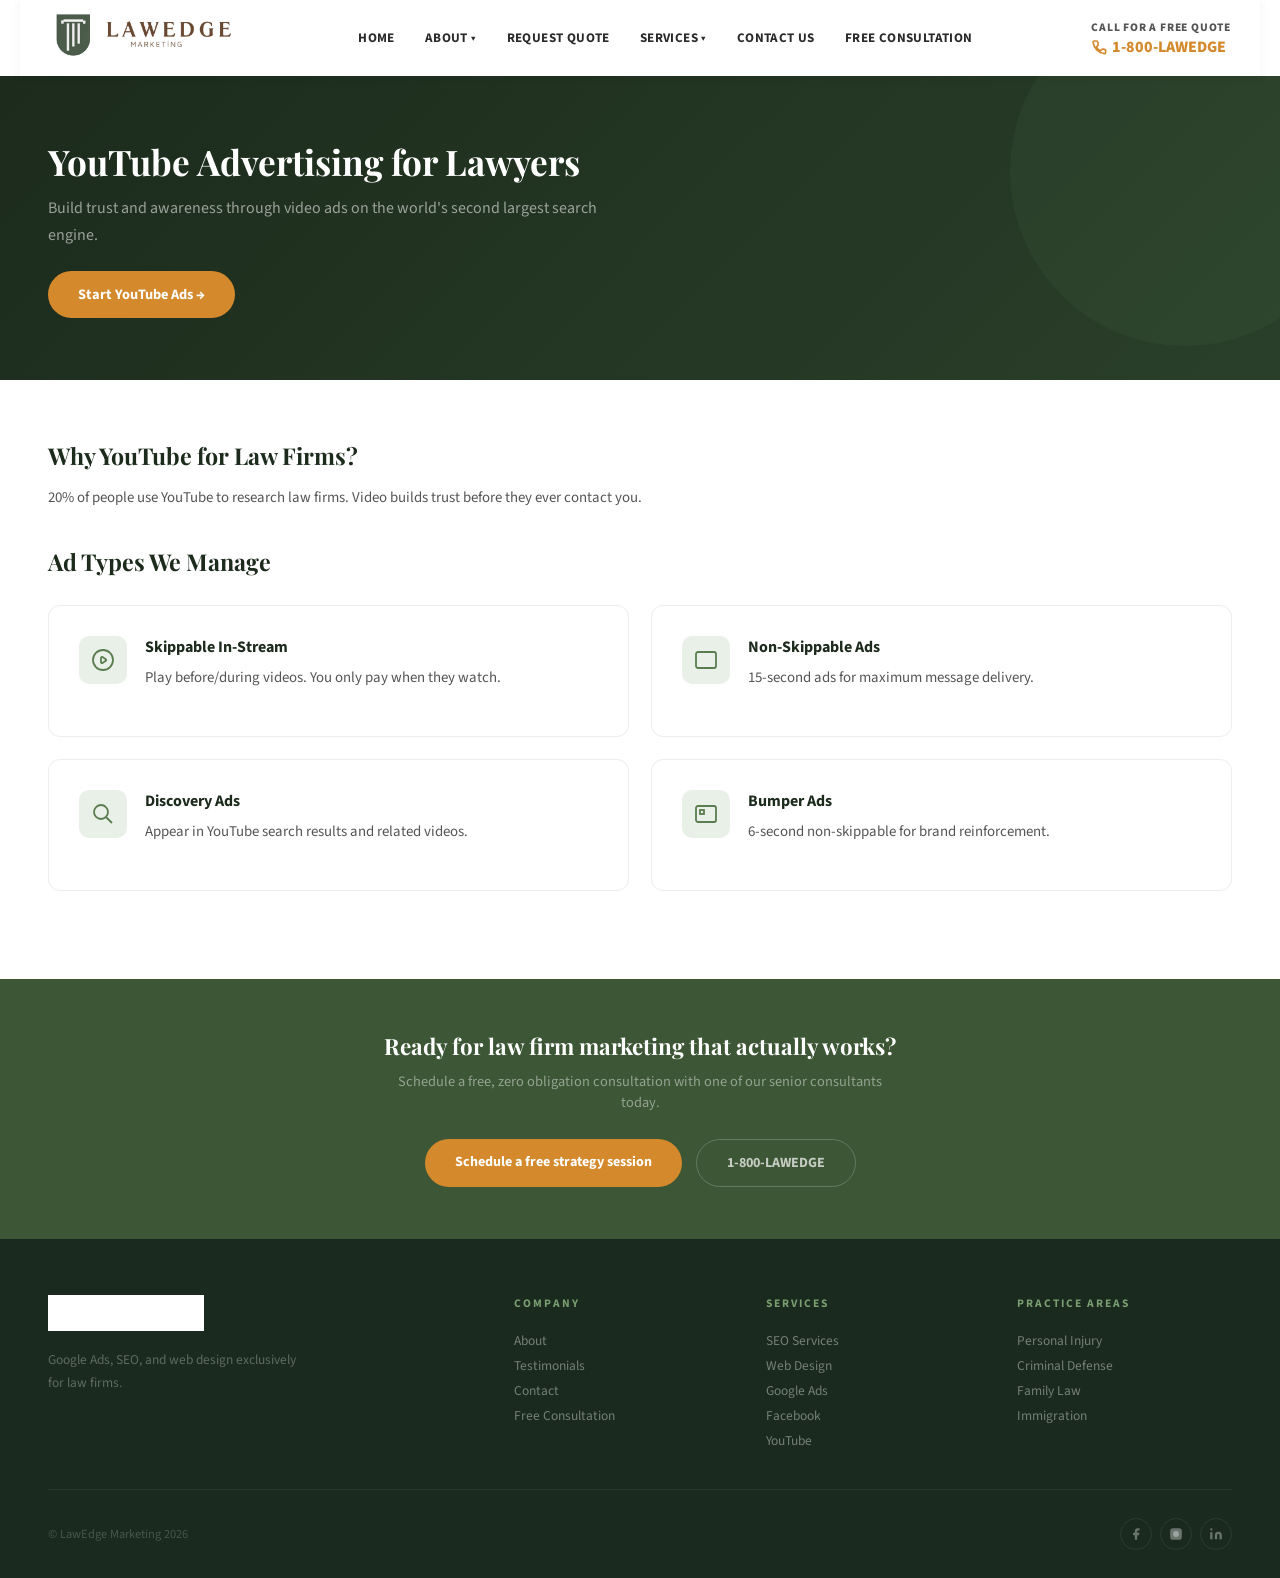
<file: youtube.html>
<!DOCTYPE html><html lang="en"><head><meta charset="UTF-8"><meta name="viewport" content="width=device-width,initial-scale=1.0"><title>YouTube Advertising for Lawyers | LawEdge Marketing</title><link href="https://fonts.googleapis.com/css2?family=Playfair+Display:wght@400;500;600;700;800;900&family=Source+Sans+3:wght@300;400;500;600;700;800&display=swap" rel="stylesheet"><link rel="stylesheet" href="style.css"></head><body><nav class="top-nav"><div class="container">
<a href="index.html"><img src="logo.png" alt="LawEdge Marketing" class="logo-img"></a>
<ul class="nav-links">
<li><a href="index.html">Home</a></li>
<li><a href="#">About &#9662;</a><ul class="dropdown"><li><a href="about.html">About LawEdge Marketing</a></li><li><a href="services.html">Our Services</a></li><li><a href="testimonials.html">Testimonials</a></li></ul></li>
<li><a href="index.html#consultation">Request Quote</a></li>
<li><a href="#">Services &#9662;</a><ul class="dropdown"><li><a href="seo.html">Law Firm SEO Services</a></li><li><a href="web-design.html">Website Design For Law Firms</a></li><li><a href="google-ads.html">Google Ads Agency For Law Firms</a></li><li><a href="facebook.html">Facebook Marketing for Lawyers</a></li><li><a href="youtube.html">YouTube Advertising for Lawyers</a></li></ul></li>
<li><a href="index.html#consultation">Contact Us</a></li>
<li><a href="index.html#consultation" class="nav-consult">Free Consultation</a></li>
</ul>
<div class="nav-right"><div><div class="nav-quote-text">Call For A Free Quote</div><a href="tel:+18001234567" class="nav-phone-num"><svg viewBox="0 0 24 24"><path d="M22 16.92v3a2 2 0 01-2.18 2A19.79 19.79 0 013.09 5.18 2 2 0 015.11 3h3a2 2 0 012 1.72c.127.96.362 1.903.7 2.81a2 2 0 01-.45 2.11L8.09 11.91a16 16 0 006 6l2.27-2.27a2 2 0 012.11-.45c.907.338 1.85.573 2.81.7A2 2 0 0122 16.92z"/></svg>1-800-LAWEDGE</a></div></div>
<button class="hamburger" aria-label="Menu"><svg class="hamburger-svg" viewBox="0 0 32 32" fill="none" stroke="currentColor" stroke-width="2.5" stroke-linecap="round" stroke-linejoin="round"><path class="bar1" d="M27 10 13 10C10.8 10 9 8.2 9 6 9 3.5 10.8 2 13 2 15.2 2 17 3.8 17 6L17 26C17 28.2 18.8 30 21 30 23.2 30 25 28.2 25 26 25 23.8 23.2 22 21 22L7 22"/><path d="M7 16 27 16"/></svg></button>
</div></nav>
<div class="mobile-phone"><a href="tel:+18001234567"><svg viewBox="0 0 24 24"><path d="M22 16.92v3a2 2 0 01-2.18 2A19.79 19.79 0 013.09 5.18 2 2 0 015.11 3h3a2 2 0 012 1.72c.127.96.362 1.903.7 2.81a2 2 0 01-.45 2.11L8.09 11.91a16 16 0 006 6l2.27-2.27a2 2 0 012.11-.45c.907.338 1.85.573 2.81.7A2 2 0 0122 16.92z"/></svg>Call 1-800-LAWEDGE</a></div>
<div class="page-hero"><div class="container"><h1>YouTube Advertising for Lawyers</h1><p>Build trust and awareness through video ads on the world's second largest search engine.</p><a href="index.html#consultation" class="btn btn-accent">Start YouTube Ads &rarr;</a></div></div>
<div class="page-content"><div class="container"><h2>Why YouTube for Law Firms?</h2><p>20% of people use YouTube to research law firms. Video builds trust before they ever contact you.</p>
<h2>Ad Types We Manage</h2>
<div class="services-grid" style="margin:28px 0">
<div class="svc-card"><div class="svc-icon"><svg viewBox="0 0 24 24"><path d="M14.752 11.168l-3.197-2.132A1 1 0 0010 9.87v4.263a1 1 0 001.555.832l3.197-2.132a1 1 0 000-1.664z"/><circle cx="12" cy="12" r="10"/></svg></div><div><h4>Skippable In-Stream</h4><p>Play before/during videos. You only pay when they watch.</p></div></div>
<div class="svc-card"><div class="svc-icon"><svg viewBox="0 0 24 24"><rect x="2" y="4" width="20" height="16" rx="2"/></svg></div><div><h4>Non-Skippable Ads</h4><p>15-second ads for maximum message delivery.</p></div></div>
<div class="svc-card"><div class="svc-icon"><svg viewBox="0 0 24 24"><path d="M21 21l-6-6m2-5a7 7 0 11-14 0 7 7 0 0114 0z"/></svg></div><div><h4>Discovery Ads</h4><p>Appear in YouTube search results and related videos.</p></div></div>
<div class="svc-card"><div class="svc-icon"><svg viewBox="0 0 24 24"><rect x="2" y="4" width="20" height="16" rx="2"/><rect x="6" y="8" width="4" height="4"/></svg></div><div><h4>Bumper Ads</h4><p>6-second non-skippable for brand reinforcement.</p></div></div>
</div></div></div><section class="bottom-cta"><div class="container"><h2>Ready for law firm marketing that actually works?</h2><p>Schedule a free, zero obligation consultation with one of our senior consultants today.</p><div class="bottom-cta-links"><a href="index.html#consultation" class="btn-primary">Schedule a free strategy session</a><a href="tel:+18001234567" class="btn-secondary">1-800-LAWEDGE</a></div></div></section>
<footer class="footer"><div class="container"><div class="footer-grid">
<div class="footer-brand"><a href="index.html"><img src="logo.png" alt="LawEdge" style="height:36px;filter:brightness(10)"></a><p>Google Ads, SEO, and web design exclusively for law firms.</p></div>
<div><h4>Company</h4><ul><li><a href="about.html">About</a></li><li><a href="testimonials.html">Testimonials</a></li><li><a href="contact.html">Contact</a></li><li><a href="index.html#consultation">Free Consultation</a></li></ul></div>
<div><h4>Services</h4><ul><li><a href="seo.html">SEO Services</a></li><li><a href="web-design.html">Web Design</a></li><li><a href="google-ads.html">Google Ads</a></li><li><a href="facebook.html">Facebook</a></li><li><a href="youtube.html">YouTube</a></li></ul></div>
<div><h4>Practice Areas</h4><ul><li><a href="#">Personal Injury</a></li><li><a href="#">Criminal Defense</a></li><li><a href="#">Family Law</a></li><li><a href="#">Immigration</a></li></ul></div>
</div><div class="footer-bottom"><div class="footer-copy">&copy; LawEdge Marketing 2026</div><div class="footer-socials"><a href="#"><svg viewBox="0 0 24 24"><path d="M18 2h-3a5 5 0 00-5 5v3H7v4h3v8h4v-8h3l1-4h-4V7a1 1 0 011-1h3z"/></svg></a><a href="#"><svg viewBox="0 0 24 24"><rect x="2" y="2" width="20" height="20" rx="5"/><circle cx="12" cy="12" r="5"/></svg></a><a href="#"><svg viewBox="0 0 24 24"><path d="M16 8a6 6 0 016 6v7h-4v-7a2 2 0 00-4 0v7h-4v-7a6 6 0 016-6zM2 9h4v12H2zM4 6a2 2 0 100-4 2 2 0 000 4z"/></svg></a></div></div></div></footer><script>
(function(){
  var ham=document.querySelector('.hamburger');
  var nav=document.querySelector('.nav-links');
  if(ham&&nav){
    ham.addEventListener('click',function(){
      var open=this.classList.toggle('active');
      nav.classList.toggle('open',open);
      document.body.style.overflow=open?'hidden':'';
    });
    nav.querySelectorAll('a').forEach(function(a){
      a.addEventListener('click',function(){
        ham.classList.remove('active');
        nav.classList.remove('open');
        document.body.style.overflow='';
      });
    });
  }
  window.addEventListener('scroll',function(){
    var topNav=document.querySelector('.top-nav');
    if(topNav)topNav.classList.toggle('scrolled',window.scrollY>10);
  },{passive:true});
})();
</script>
</body></html>
</file>
<file: style.css>
@import url('https://fonts.googleapis.com/css2?family=Playfair+Display:wght@400;500;600;700;800;900&family=Source+Sans+3:wght@300;400;500;600;700;800&display=swap');
*{margin:0;padding:0;box-sizing:border-box}
body{font-family:'Source Sans 3',sans-serif;color:#3a3a3a;background:#fff;overflow-x:hidden;-webkit-font-smoothing:antialiased}
a{text-decoration:none;color:inherit}ul{list-style:none}
h1,h2,h3,h4,h5,h6{font-family:'Playfair Display',serif;color:#1c2b1c}
.container{max-width:1240px;margin:0 auto;padding:0 28px}
:root{
  --green:#5a7d50;--green-dark:#3d5636;--green-soft:#e9f0e7;--green-muted:#7a9e6f;
  --brown:#7a5c3a;--accent:#d48a2c;--accent-hover:#b8751f;
  --navy:#1a2a3a;--navy-light:#243548;
  --cream:#faf9f7;--white:#fff;
  --g100:#f8f8f6;--g200:#eeede9;--g300:#dddbd6;--g400:#a8a5a0;--g500:#7a7772;--g600:#555;
  --text:#3a3a3a;--radius:8px;--radius-lg:12px;
}
/* === BUTTONS === */
.btn{display:inline-block;padding:13px 30px;border-radius:var(--radius);font-family:'Source Sans 3',sans-serif;font-weight:700;font-size:.9rem;transition:all .22s;cursor:pointer;border:none;text-align:center}
.btn-green{background:var(--green);color:#fff}.btn-green:hover{background:var(--green-dark)}
.btn-accent{background:var(--accent);color:#fff;border-radius:50px}.btn-accent:hover{background:var(--accent-hover)}
.btn-outline{background:transparent;border:2px solid var(--green);color:var(--green);border-radius:50px}.btn-outline:hover{background:var(--green);color:#fff}
.btn-round{border-radius:50px}

/* ═══════════ NAVBAR ═══════════ */
.top-nav{background:transparent;position:sticky;top:0;z-index:1000;padding:0;transition:padding .35s ease-out}
.top-nav .container{display:flex;align-items:center;justify-content:space-between;height:76px;background:#fff;box-shadow:0 2px 10px rgba(0,0,0,.06);border:1px solid transparent;border-radius:0;transition:height .35s ease-out,border-radius .35s ease-out,border-color .35s ease-out,background .35s ease-out,box-shadow .35s ease-out,padding .35s ease-out}
.logo-img{height:44px;width:auto}
.nav-links{display:flex;align-items:center;gap:0}
.nav-links>li{position:relative}
.nav-links>li>a{display:block;padding:26px 15px;color:#2a2a2a;font-size:.82rem;font-weight:700;transition:color .2s;text-transform:uppercase;letter-spacing:.4px}
.nav-links>li>a:hover{color:var(--green)}
.nav-links .dropdown{position:absolute;top:100%;left:0;background:#fff;min-width:290px;box-shadow:0 14px 40px rgba(0,0,0,.1);border-radius:0 0 var(--radius) var(--radius);opacity:0;visibility:hidden;transition:all .2s;z-index:100;border-top:3px solid var(--green)}
.nav-links li:hover .dropdown{opacity:1;visibility:visible}
.dropdown a{display:block;padding:12px 20px;color:#555;font-size:.84rem;font-weight:600;border-bottom:1px solid #f5f5f3;transition:all .15s}
.dropdown a:hover{background:var(--green-soft);color:var(--green);padding-left:26px}
/* Free Consultation — text/outline only, no filled bg */
.nav-consult{padding:8px 20px;color:var(--green);font-weight:700;font-size:.82rem;text-transform:uppercase;letter-spacing:.4px;transition:color .2s}
.nav-consult:hover{color:var(--green-dark)}
.nav-right{display:flex;align-items:center;gap:22px}
.nav-quote-text{font-size:.72rem;font-weight:800;color:#555;text-transform:uppercase;letter-spacing:.8px}
.nav-phone-num{font-weight:800;font-size:1rem;color:var(--accent);display:flex;align-items:center;gap:5px}
.nav-phone-num svg{width:16px;height:16px;stroke:var(--accent);fill:none;stroke-width:2.5}
.hamburger{display:none;background:none;border:none;cursor:pointer;padding:0;width:40px;height:40px;border:1.5px solid var(--g300)!important;border-radius:var(--radius)!important;align-items:center;justify-content:center}
.hamburger-svg{width:20px;height:20px;display:block;transition:transform 300ms ease-in-out;color:#2a2a2a}
.hamburger.active .hamburger-svg{transform:rotate(-45deg)}
.hamburger-svg .bar1{stroke-dasharray:12 63;transition:stroke-dasharray 300ms ease-in-out,stroke-dashoffset 300ms ease-in-out}
.hamburger.active .hamburger-svg .bar1{stroke-dasharray:20 300;stroke-dashoffset:-32.42px}

/* ═══════════ HERO — CENTERED COMPONENT ═══════════ */
@keyframes heroFadeUp{from{opacity:0;transform:translateY(20px)}to{opacity:1;transform:translateY(0)}}
.hero{background:#fff;padding:110px 0 100px;position:relative;overflow:hidden}
/* Radial gradient top */
.hero::before{content:'';position:absolute;inset:0;top:-56px;background:radial-gradient(35% 80% at 49% 0%,rgba(28,43,28,.06),transparent);pointer-events:none;z-index:0}
/* Decorative faded side lines */
.hero-lines{position:absolute;inset:0;pointer-events:none;z-index:0}
.hero-line{position:absolute;top:0;bottom:0;width:1px;background:linear-gradient(to bottom,transparent,rgba(28,43,28,.12),rgba(28,43,28,.12))}
.hero-line-l1{left:calc(50% - 580px)}.hero-line-r1{right:calc(50% - 580px)}
.hero-line-l2{left:calc(50% - 560px);opacity:.5}.hero-line-r2{right:calc(50% - 560px);opacity:.5}
/* Inner content lines */
.hero-inner-lines{position:absolute;inset:0;pointer-events:none;z-index:0;overflow:hidden}
.hero-inner-line{position:absolute;top:0;bottom:0;width:1px;background:linear-gradient(to bottom,transparent 0%,rgba(28,43,28,.08) 30%,rgba(28,43,28,.08) 80%,transparent 100%)}
.hero-inner-line-l1{left:32px}.hero-inner-line-r1{right:32px}
.hero-inner-line-l2{left:48px;opacity:.5}.hero-inner-line-r2{right:48px;opacity:.5}
/* Center layout */
.hero .container{position:relative;z-index:1}
.hero-center{display:flex;flex-direction:column;align-items:center;text-align:center;gap:22px}
/* Badge pill */
.hero-badge{display:inline-flex;align-items:center;gap:10px;border:1px solid var(--g200);background:#fff;border-radius:50px;padding:6px 16px 6px 10px;font-size:.78rem;color:var(--g500);font-weight:600;box-shadow:0 1px 6px rgba(0,0,0,.04);transition:box-shadow .2s;opacity:0;animation:heroFadeUp .5s ease-out .5s forwards}
.hero-badge:hover{box-shadow:0 3px 12px rgba(0,0,0,.08)}
.hero-badge svg{width:13px;height:13px}
.hero-badge-icon{stroke:var(--g400);fill:none;stroke-width:2;stroke-linecap:round;stroke-linejoin:round}
.hero-badge-arrow{stroke:var(--g400);fill:none;stroke-width:2;stroke-linecap:round;stroke-linejoin:round;transition:transform .15s ease-out}
.hero-badge:hover .hero-badge-arrow{transform:translateX(3px)}
.hero-badge-sep{display:inline-block;width:1px;height:18px;background:var(--g200);margin:0 2px}
/* Heading */
.hero-h1{font-size:clamp(2.4rem,5vw,3.6rem);font-weight:800;color:#1c2b1c;line-height:1.15;margin:0;max-width:820px;opacity:0;animation:heroFadeUp .5s ease-out .1s forwards}
.hero-h1 strong{color:var(--green)}
/* Subtitle */
.hero-subtitle{font-size:clamp(.95rem,1.5vw,1.1rem);color:var(--g500);line-height:1.8;max-width:480px;margin:0;opacity:0;animation:heroFadeUp .5s ease-out .2s forwards}
/* CTA group */
.hero-cta-group{display:flex;flex-wrap:wrap;align-items:center;justify-content:center;gap:12px;padding-top:6px;opacity:0;animation:heroFadeUp .5s ease-out .3s forwards}
.hero-btn-outline{display:inline-flex;align-items:center;gap:8px;padding:12px 24px;border:1.5px solid var(--g300);background:#fff;border-radius:50px;font-weight:700;font-size:.9rem;color:#2a2a2a;transition:all .2s;font-family:'Source Sans 3',sans-serif}
.hero-btn-outline:hover{border-color:var(--green);color:var(--green);background:var(--green-soft)}
.hero-btn-outline svg{width:15px;height:15px;stroke:#2a2a2a;fill:none;stroke-width:2;stroke-linecap:round;stroke-linejoin:round;transition:stroke .2s}
.hero-btn-outline:hover svg{stroke:var(--green)}
.hero-btn-primary{display:inline-flex;align-items:center;gap:8px;padding:12px 28px;background:var(--green);color:#fff;border-radius:50px;font-weight:700;font-size:.9rem;transition:all .2s;font-family:'Source Sans 3',sans-serif}
.hero-btn-primary:hover{background:var(--green-dark)}

.hero-image-wrap{width:100%;max-width:1060px;margin-top:52px;opacity:0;animation:heroImageFadeIn .8s ease-out .6s forwards}
.hero-image{width:100%;height:auto;border-radius:16px;box-shadow:0 8px 40px rgba(0,0,0,.13),0 2px 12px rgba(0,0,0,.07);display:block}
@keyframes heroImageFadeIn{from{opacity:0;transform:translateY(18px)}to{opacity:1;transform:translateY(0)}}

/* Legacy hero-cta-btn used on hero if any */
.hero-cta-btn{display:inline-flex;align-items:center;gap:8px;padding:14px 32px;background:var(--green);color:#fff;border-radius:50px;font-weight:700;font-size:.95rem;transition:all .2s}
.hero-cta-btn:hover{background:var(--green-dark)}

/* ═══════════ LOGO CLOUD ═══════════ */
.logo-cloud-section{background:#fff;border-top:1px solid var(--g200);padding:28px 0 40px}
.logo-cloud-title{text-align:center;font-size:.75rem;font-weight:700;color:var(--g400);text-transform:uppercase;letter-spacing:2.5px;margin-bottom:22px;font-family:'Source Sans 3',sans-serif}
.logo-cloud-wrapper{overflow:hidden;-webkit-mask-image:linear-gradient(to right,transparent,#000 15%,#000 85%,transparent);mask-image:linear-gradient(to right,transparent,#000 15%,#000 85%,transparent)}
.logo-cloud-track{display:flex;gap:40px;width:max-content;animation:scrollLogos 35s linear infinite}
.logo-cloud-track:hover{animation-play-state:paused}
@keyframes scrollLogos{0%{transform:translateX(0)}100%{transform:translateX(-50%)}}
.logo-item{display:flex;align-items:center;gap:8px;white-space:nowrap;font-size:.82rem;font-weight:700;color:var(--g400);letter-spacing:.3px;padding:4px 0;flex-shrink:0}
.logo-item svg{width:16px;height:16px;fill:var(--g300);flex-shrink:0}

/* ═══════════ TESTIMONIALS ═══════════ */
.testimonials-bar{background:var(--g100);padding:56px 0 60px;overflow:hidden;border-top:1px solid var(--g200);border-bottom:1px solid var(--g200)}
.testi-header{text-align:center;margin-bottom:32px}
.testi-header h3{font-size:.72rem;font-weight:700;color:var(--green);text-transform:uppercase;letter-spacing:3px;margin-bottom:6px;font-family:'Source Sans 3',sans-serif}
.testi-header p{font-size:1.4rem;font-weight:700;color:#1c2b1c}
.testi-trust-bar{display:flex;align-items:center;justify-content:center;gap:8px;margin-top:14px;flex-wrap:wrap}
.testi-trust-stars{display:flex;gap:2px}.testi-trust-stars svg{width:16px;height:16px;fill:#f59e0b}
.testi-trust-text{font-size:.88rem;color:var(--g500)}.testi-trust-text strong{color:#1c2b1c}
.testi-trust-sep{display:inline-block;width:1px;height:16px;background:var(--g300);margin:0 4px;flex-shrink:0}
.testi-google-g{width:20px;height:20px;flex-shrink:0}
.testi-trust-platform{font-size:.82rem;font-weight:600;color:var(--g400)}
.testi-track-wrapper{overflow:hidden}
.testi-track{display:flex;gap:24px;animation:scrollTesti 55s linear infinite;width:max-content}
.testi-track:hover{animation-play-state:paused}
.testi-card{background:#fff;border-radius:var(--radius-lg);padding:28px;min-width:380px;max-width:380px;box-shadow:0 2px 16px rgba(0,0,0,.07),0 1px 4px rgba(0,0,0,.04);flex-shrink:0;border:1px solid rgba(0,0,0,.06);display:flex;flex-direction:column;gap:14px;transition:transform .25s ease,box-shadow .25s ease}
.testi-card:hover{transform:translateY(-4px);box-shadow:0 12px 36px rgba(0,0,0,.12),0 2px 8px rgba(0,0,0,.06)}
.testi-card-top{display:flex;align-items:flex-start;gap:12px}
.testi-meta{flex:1;min-width:0}
.testi-avatar{width:46px;height:46px;border-radius:50%;background:var(--green);display:flex;align-items:center;justify-content:center;font-weight:800;font-size:.85rem;color:#fff;flex-shrink:0;letter-spacing:.5px}
.testi-name{font-weight:700;font-size:.9rem;color:#1c2b1c}
.testi-firm{font-size:.76rem;color:var(--g400);margin-top:1px}
.testi-stars{display:flex;gap:2px;margin-top:5px}
.testi-stars svg{width:14px;height:14px;fill:#f59e0b}
.google-badge{display:none}
.testi-text{font-size:.88rem;color:#2e2e2e;line-height:1.78;flex:1}
.testi-text strong{color:#1a1a1a}
.testi-card-footer{display:flex;align-items:center;justify-content:space-between;gap:8px;flex-wrap:wrap;padding-top:4px;border-top:1px solid var(--g200);margin-top:auto}
.testi-verified{display:flex;align-items:center;gap:5px;font-size:.72rem;font-weight:600;color:#777}
.testi-verified svg{width:12px;height:12px;stroke:#34a853;fill:none;stroke-width:2.5;stroke-linecap:round;stroke-linejoin:round;flex-shrink:0}
.testi-highlight-badge{display:inline-flex;align-items:center;font-size:.7rem;font-weight:700;color:var(--green);background:var(--green-soft);border:1px solid rgba(90,125,80,.2);border-radius:50px;padding:3px 10px;white-space:nowrap}
.testimonials-bar.testi-pre-anim{opacity:0;transform:translateY(22px);transition:opacity .75s ease,transform .75s ease}
.testimonials-bar.testi-in-view{opacity:1;transform:none}
@keyframes scrollTesti{0%{transform:translateX(0)}100%{transform:translateX(-50%)}}

/* ═══════════ SOLUTIONS ═══════════ */
.solutions{padding:80px 0;background:#fff}
.solutions h2{text-align:center;font-size:1.9rem;font-weight:700;margin-bottom:48px}
.solutions-content{display:flex;align-items:center;gap:56px}
.solutions-mockup{flex:0 0 50%;position:relative}
.laptop-frame{background:#1c2b1c;border-radius:var(--radius-lg);padding:12px 12px 0;box-shadow:0 24px 50px rgba(0,0,0,.08);max-width:500px}
.laptop-screen{background:#0f1e14;border-radius:6px 6px 0 0;aspect-ratio:16/10;overflow:hidden}
.laptop-screen-content{width:100%;height:100%;display:flex;flex-direction:column;padding:18px}
.screen-header{height:10px;width:55%;background:rgba(255,255,255,.08);border-radius:3px;margin-bottom:10px}
.screen-hero-block{height:48%;background:linear-gradient(135deg,rgba(90,125,80,.15),rgba(90,125,80,.04));border-radius:6px;margin-bottom:10px;padding:14px;display:flex;flex-direction:column;justify-content:center}
.screen-line{height:5px;background:rgba(255,255,255,.06);border-radius:3px;margin-bottom:5px}.screen-line.w60{width:60%}.screen-line.w80{width:80%}.screen-line.w40{width:40%}
.screen-btn{width:26%;height:9px;background:rgba(90,125,80,.4);border-radius:3px;margin-top:6px}
.screen-cards{display:grid;grid-template-columns:1fr 1fr 1fr;gap:7px;flex:1}
.screen-card{background:rgba(255,255,255,.03);border-radius:4px;padding:8px}
.screen-card-line{height:3px;background:rgba(255,255,255,.05);border-radius:2px;margin-bottom:3px}.screen-card-line.short{width:50%}
.laptop-base{height:12px;background:#111;border-radius:0 0 8px 8px;margin:0 -12px}
.phone-frame{position:absolute;right:-28px;bottom:-18px;width:120px;background:#1c2b1c;border-radius:16px;padding:5px;box-shadow:0 16px 35px rgba(0,0,0,.1);z-index:3}
.phone-screen{background:#0f1e14;border-radius:12px;aspect-ratio:9/16;display:flex;flex-direction:column;padding:10px;gap:5px}
.phone-line{height:3px;background:rgba(255,255,255,.06);border-radius:2px}.phone-line.w70{width:70%}.phone-line.w50{width:50%}
.phone-block{flex:1;background:rgba(90,125,80,.08);border-radius:5px}
.solutions-text{flex:1}
.solutions-text h3{font-size:1.5rem;font-weight:700;margin-bottom:14px;line-height:1.35}
.solutions-text h3 span{color:var(--green)}
.solutions-text p{font-size:.94rem;color:var(--g500);line-height:1.8;margin-bottom:14px}

/* ═══════════ SERVICES GRID ═══════════ */
.services{padding:80px 0;background:var(--g100)}
.services-head{text-align:center;margin-bottom:46px}
.services-head h2{font-size:.82rem;font-weight:700;color:var(--green);text-transform:uppercase;letter-spacing:2.5px;font-family:'Source Sans 3',sans-serif}
.services-grid{display:grid;grid-template-columns:repeat(2,1fr);gap:22px}
.svc-card{background:#fff;border-radius:var(--radius-lg);padding:30px;transition:all .25s;border:1px solid var(--g200);display:flex;gap:18px;align-items:flex-start}
.svc-card:hover{box-shadow:0 8px 28px rgba(0,0,0,.05);transform:translateY(-2px);border-color:transparent}
.svc-icon{width:48px;height:48px;flex-shrink:0;display:flex;align-items:center;justify-content:center;background:var(--green-soft);border-radius:10px}
.svc-icon svg{width:24px;height:24px;stroke:var(--green);fill:none;stroke-width:1.8}
.svc-card h4{font-size:1rem;font-weight:700;color:#1c2b1c;margin-bottom:7px;font-family:'Source Sans 3',sans-serif}
.svc-card p{font-size:.85rem;color:var(--g500);line-height:1.7;margin-bottom:10px}
.read-more{font-size:.8rem;font-weight:700;color:var(--green);display:inline-flex;align-items:center;gap:4px;transition:gap .2s}
.svc-card:hover .read-more{gap:8px;color:var(--green-dark)}

/* ═══════════ STATS ═══════════ */
.stats-bar{background:var(--navy);padding:56px 0}
.stats-content{text-align:center;margin-bottom:36px}
.stats-content h2{font-size:1.7rem;font-weight:700;color:#fff;margin-bottom:8px}
.stats-content p{color:rgba(255,255,255,.45);font-size:.93rem;max-width:650px;margin:0 auto;line-height:1.7}
.stats-grid{display:grid;grid-template-columns:repeat(3,1fr);gap:36px;text-align:center}
.stat-num{font-family:'Playfair Display',serif;font-size:2.8rem;font-weight:800;color:var(--green-muted)}
.stat-label{color:rgba(255,255,255,.42);font-size:.84rem;margin-top:5px}

/* ═══════════ WHY US ═══════════ */
.why-us{padding:80px 0;background:#fff}
.why-head{text-align:center;margin-bottom:46px}
.why-head h2{font-size:1.7rem;font-weight:700}.why-head h2 span{color:var(--green)}
.why-head p{font-size:.93rem;color:var(--g500);max-width:600px;margin:10px auto 0}
.why-grid{display:grid;grid-template-columns:repeat(2,1fr);gap:32px 46px}
.why-item{display:flex;gap:16px;align-items:flex-start}
.why-icon{width:46px;height:46px;background:var(--green-soft);border-radius:10px;display:flex;align-items:center;justify-content:center;flex-shrink:0}
.why-icon svg{width:22px;height:22px;stroke:var(--green);fill:none;stroke-width:2}
.why-item h4{font-size:.95rem;font-weight:700;color:#1c2b1c;margin-bottom:5px;font-family:'Source Sans 3',sans-serif}
.why-item p{font-size:.86rem;color:var(--g500);line-height:1.7}
.why-cta{text-align:center;margin-top:46px}

/* ═══════════ ABOUT SIDEBAR ═══════════ */
.about-section{padding:80px 0;background:var(--g100)}
.about-section .container{display:grid;grid-template-columns:1.1fr 1fr;gap:56px;align-items:start}
.about-text h2{font-size:1.6rem;font-weight:700;margin-bottom:16px;line-height:1.35}
.about-text p{font-size:.93rem;color:var(--g600);line-height:1.8;margin-bottom:14px}
.about-sidebar{background:var(--navy);border-radius:var(--radius-lg);padding:36px;color:#fff}
.about-sidebar h3{font-size:1.2rem;font-weight:700;margin-bottom:10px}
.about-sidebar p{font-size:.86rem;color:rgba(255,255,255,.5);line-height:1.7;margin-bottom:14px}
.about-sidebar ul{display:flex;flex-direction:column;gap:10px}
.about-sidebar li{display:flex;align-items:center;gap:10px;font-size:.86rem;color:rgba(255,255,255,.75);font-weight:500}
.about-sidebar li svg{width:16px;height:16px;stroke:var(--green-muted);fill:none;stroke-width:2;flex-shrink:0}

/* ═══════════ MULTI-STEP FORM ═══════════ */
.consultation{padding:80px 0;background:var(--g100)}
.consultation .container{display:grid;grid-template-columns:1fr 1.3fr;gap:50px;align-items:start}
.consultation-info h2{font-size:1.8rem;font-weight:700;color:#1c2b1c;margin-bottom:12px}
.consultation-info>p{font-size:.93rem;color:var(--g500);line-height:1.8;margin-bottom:22px}
.consult-detail{display:flex;align-items:center;gap:14px;padding:14px 0;border-bottom:1px solid var(--g200)}
.consult-detail svg{width:20px;height:20px;stroke:var(--green);fill:none;stroke-width:2;flex-shrink:0}
.consult-detail span{font-size:.88rem;color:var(--g500)}
.consult-detail strong{color:#1c2b1c;font-size:.95rem}
.consult-socials{display:flex;gap:10px;margin-top:20px}
.consult-socials a{width:36px;height:36px;border-radius:50%;border:1px solid var(--g300);display:flex;align-items:center;justify-content:center;transition:all .2s}
.consult-socials a:hover{border-color:var(--green);background:var(--green-soft)}
.consult-socials svg{width:16px;height:16px;fill:var(--g500)}
/* Form box */
.mstep-form{background:var(--navy);border-radius:var(--radius-lg);padding:40px;color:#fff;position:relative;overflow:hidden}
.mstep-form::before{content:'';position:absolute;right:-80px;top:-80px;width:250px;height:250px;background:rgba(90,125,80,.08);border-radius:50%}
.mstep-top{display:flex;justify-content:space-between;align-items:center;margin-bottom:28px;position:relative;z-index:1}
.mstep-title{font-family:'Playfair Display',serif;font-size:1.35rem;font-weight:700}
.mstep-indicator{font-size:.8rem;font-weight:700;color:rgba(255,255,255,.45)}
/* Step progress bar */
.mstep-progress{display:flex;gap:6px;margin-bottom:28px}
.mstep-progress-dot{flex:1;height:4px;border-radius:3px;background:rgba(255,255,255,.12);transition:background .3s}
.mstep-progress-dot.active{background:var(--accent)}
/* Form fields */
.mstep-form .f-row{display:grid;grid-template-columns:1fr 1fr;gap:14px;margin-bottom:14px}
.mstep-form .f-row.single{grid-template-columns:1fr}
.mstep-form label{display:block;font-size:.75rem;font-weight:700;color:rgba(255,255,255,.55);margin-bottom:5px;text-transform:uppercase;letter-spacing:.3px}
.mstep-form input,.mstep-form select,.mstep-form textarea{width:100%;padding:12px 14px;border:1px solid rgba(255,255,255,.12);border-radius:var(--radius);font-family:'Source Sans 3',sans-serif;font-size:.9rem;color:#fff;background:rgba(255,255,255,.06);outline:none;transition:border .2s}
.mstep-form input::placeholder,.mstep-form textarea::placeholder{color:rgba(255,255,255,.25)}
.mstep-form input:focus,.mstep-form select:focus,.mstep-form textarea:focus{border-color:var(--accent);background:rgba(255,255,255,.1)}
.mstep-form select{color:rgba(255,255,255,.7)}
.mstep-form select option{color:#333;background:#fff}
.mstep-form textarea{resize:vertical;min-height:80px}
.mstep-checks{display:flex;flex-wrap:wrap;gap:10px;margin-bottom:16px}
.mstep-checks label{display:flex;align-items:center;gap:6px;font-size:.84rem;color:rgba(255,255,255,.7);cursor:pointer;background:rgba(255,255,255,.06);padding:8px 14px;border-radius:var(--radius);transition:background .15s;text-transform:none;letter-spacing:0;font-weight:500;margin-bottom:0}
.mstep-checks label:hover{background:rgba(255,255,255,.12)}
.mstep-checks input[type=checkbox]{accent-color:var(--accent);width:16px;height:16px}
.mstep-consent{display:flex;align-items:flex-start;gap:8px;font-size:.82rem;color:rgba(255,255,255,.5);margin-bottom:18px}
.mstep-consent input{margin-top:3px;accent-color:var(--accent)}
/* Buttons row */
.mstep-btns{display:flex;gap:12px;margin-top:6px}
.mstep-next{flex:1;padding:14px;background:var(--accent);color:#fff;border:none;border-radius:50px;font-weight:700;font-size:.92rem;cursor:pointer;transition:background .2s}
.mstep-next:hover{background:var(--accent-hover)}
.mstep-back{padding:14px 24px;background:rgba(255,255,255,.08);color:rgba(255,255,255,.6);border:none;border-radius:50px;font-weight:700;font-size:.92rem;cursor:pointer;transition:all .2s}
.mstep-back:hover{background:rgba(255,255,255,.14);color:#fff}
/* Step panels */
.mstep-panel{display:none}.mstep-panel.active{display:block}

/* ═══════════ BOTTOM CTA ═══════════ */
.bottom-cta{background:var(--green-dark);padding:52px 0}
.bottom-cta .container{text-align:center}
.bottom-cta h2{font-size:1.4rem;font-weight:700;color:#fff;margin-bottom:10px}
.bottom-cta p{font-size:.9rem;color:rgba(255,255,255,.45);margin-bottom:26px;max-width:520px;margin-left:auto;margin-right:auto}
.bottom-cta-links{display:flex;justify-content:center;gap:14px;flex-wrap:wrap}
.btn-primary{background:var(--accent);color:#fff;padding:13px 30px;border-radius:50px;font-weight:700;font-size:.88rem;transition:all .2s;display:inline-block}.btn-primary:hover{background:var(--accent-hover)}
.btn-secondary{border:1.5px solid rgba(255,255,255,.2);color:rgba(255,255,255,.7);padding:13px 30px;border-radius:50px;font-weight:700;font-size:.88rem;transition:all .2s;display:inline-block}.btn-secondary:hover{border-color:var(--green-muted);color:#fff}

/* ═══════════ FOOTER ═══════════ */
.footer{background:#1a2a1e;padding:56px 0 28px}
.footer-grid{display:grid;grid-template-columns:2fr 1fr 1fr 1fr;gap:36px;padding-bottom:36px;border-bottom:1px solid rgba(255,255,255,.06)}
.footer-brand{display:flex;flex-direction:column;gap:12px}
.footer-brand img{height:38px;width:auto}
.footer-brand p{font-size:.84rem;color:rgba(255,255,255,.3);line-height:1.7;max-width:260px}
.footer h4{font-size:.72rem;font-weight:700;color:var(--green-muted);text-transform:uppercase;letter-spacing:2px;margin-bottom:16px;font-family:'Source Sans 3',sans-serif}
.footer ul a{display:block;padding:3px 0;font-size:.84rem;color:rgba(255,255,255,.4);transition:color .2s}
.footer ul a:hover{color:var(--green-muted)}
.footer-bottom{padding-top:28px;display:flex;justify-content:space-between;align-items:center;flex-wrap:wrap;gap:12px}
.footer-copy{font-size:.78rem;color:rgba(255,255,255,.2)}
.footer-socials{display:flex;gap:8px}
.footer-socials a{width:32px;height:32px;border-radius:50%;border:1px solid rgba(255,255,255,.08);display:flex;align-items:center;justify-content:center;transition:all .2s}
.footer-socials a:hover{border-color:var(--green-muted);background:rgba(90,125,80,.12)}
.footer-socials svg{width:14px;height:14px;fill:rgba(255,255,255,.35)}

/* ═══════════ INNER PAGES ═══════════ */
.page-hero{background:linear-gradient(135deg,#1c2b1c 0%,#2a3f2a 100%);padding:62px 0;position:relative;overflow:hidden}
.page-hero::after{content:'';position:absolute;right:-80px;top:-80px;width:350px;height:350px;background:rgba(90,125,80,.1);border-radius:50%}
.page-hero h1{font-size:2.2rem;font-weight:700;color:#fff;position:relative;z-index:1}
.page-hero p{font-size:1rem;color:rgba(255,255,255,.55);margin-top:10px;max-width:560px;line-height:1.7;position:relative;z-index:1}
.page-hero .btn{margin-top:22px;position:relative;z-index:1}
.page-content{padding:60px 0}
.page-content h2{font-size:1.45rem;font-weight:700;margin-bottom:14px;margin-top:34px}
.page-content h2:first-child{margin-top:0}
.page-content p{font-size:.93rem;color:var(--g600);line-height:1.8;margin-bottom:14px}
.page-content .two-col{display:grid;grid-template-columns:1fr 1fr;gap:46px;align-items:start}
.feature-cards{display:grid;grid-template-columns:repeat(4,1fr);gap:18px;margin:36px 0}
.feature-card{background:#fff;border:1px solid var(--g200);border-radius:var(--radius-lg);padding:26px 20px;text-align:center;transition:all .25s}
.feature-card:hover{box-shadow:0 6px 20px rgba(0,0,0,.05);transform:translateY(-2px)}
.feature-card svg{width:32px;height:32px;stroke:var(--green);fill:none;stroke-width:1.5;margin-bottom:12px}
.feature-card h4{font-size:.88rem;font-weight:700;color:#1c2b1c;margin-bottom:5px;font-family:'Source Sans 3',sans-serif}
.feature-card p{font-size:.8rem;color:var(--g500);line-height:1.6}
.team-grid{display:grid;grid-template-columns:repeat(3,1fr);gap:22px;margin-top:28px}
.team-card{background:#fff;border-radius:var(--radius-lg);padding:28px;text-align:center;border:1px solid var(--g200)}
.team-avatar{width:72px;height:72px;border-radius:50%;background:var(--green);display:flex;align-items:center;justify-content:center;margin:0 auto 12px;font-weight:800;font-size:1.1rem;color:#fff}
.team-card h4{font-size:.92rem;font-weight:700;color:#1c2b1c;margin-bottom:3px}
.team-card span{font-size:.8rem;color:var(--g400)}
.testi-page-grid{display:grid;grid-template-columns:1fr 1fr;gap:24px}
.testi-page-card{background:#fff;border:1px solid var(--g200);border-radius:var(--radius-lg);padding:28px;transition:box-shadow .25s}
.testi-page-card:hover{box-shadow:0 6px 22px rgba(0,0,0,.05)}
.testi-page-card .testi-quote{font-size:.9rem;color:var(--g600);line-height:1.75;font-style:italic;margin-bottom:18px;padding-left:18px;border-left:3px solid var(--green)}
.testi-page-card .testi-quote strong{color:#1c2b1c;font-style:normal}
.testi-page-bottom{display:flex;align-items:center;gap:12px}
.tp-avatar{width:44px;height:44px;border-radius:50%;background:var(--green);display:flex;align-items:center;justify-content:center;color:#fff;font-weight:800;font-size:.85rem;flex-shrink:0}
.tp-name{font-weight:700;font-size:.88rem;color:#1c2b1c}
.tp-firm{font-size:.76rem;color:var(--g400)}
.blog-grid{display:grid;grid-template-columns:repeat(3,1fr);gap:24px}
.blog-card{border:1px solid var(--g200);border-radius:var(--radius-lg);overflow:hidden;transition:box-shadow .25s}
.blog-card:hover{box-shadow:0 6px 24px rgba(0,0,0,.06)}
.blog-thumb{height:170px;background:linear-gradient(135deg,#eef2ec,#dde4da);display:flex;align-items:center;justify-content:center}
.blog-thumb svg{width:44px;height:44px;stroke:var(--green);fill:none;stroke-width:1.5;opacity:.35}
.blog-card-body{padding:22px}
.blog-date{font-size:.72rem;color:var(--g400);font-weight:600;margin-bottom:7px;text-transform:uppercase}
.blog-card-body h4{font-size:.92rem;font-weight:700;color:#1c2b1c;line-height:1.4;margin-bottom:10px}
.blog-card-body a{font-size:.82rem;font-weight:700;color:var(--green)}
.faq-section{padding:56px 0;background:var(--g100)}
.faq-section h2{text-align:center;margin-bottom:36px}
.faq-item{background:#fff;border:1px solid var(--g200);border-radius:var(--radius);margin-bottom:10px;overflow:hidden}
.faq-q{padding:18px 22px;font-weight:700;font-size:.92rem;color:#1c2b1c;cursor:pointer;display:flex;justify-content:space-between;align-items:center;transition:background .15s;font-family:'Source Sans 3',sans-serif}
.faq-q:hover{background:var(--g100)}
.faq-q::after{content:'+';font-size:1.2rem;color:var(--green);font-weight:400}
.faq-item.open .faq-q::after{content:'\2212'}
.faq-a{padding:0 22px 18px;font-size:.88rem;color:var(--g600);line-height:1.7;display:none}
.faq-item.open .faq-a{display:block}
.video-placeholder{background:#1c2b1c;border-radius:var(--radius-lg);aspect-ratio:16/9;max-width:660px;margin:28px auto;display:flex;align-items:center;justify-content:center;cursor:pointer;position:relative;overflow:hidden}
.video-placeholder::before{content:'';position:absolute;inset:0;background:linear-gradient(135deg,rgba(90,125,80,.15),rgba(0,0,0,.35))}
.video-placeholder svg{width:56px;height:56px;fill:rgba(255,255,255,.75);position:relative;z-index:1}
.form-container{background:#fff;border-radius:var(--radius-lg);padding:36px}
.form-container h3{font-size:1.2rem;font-weight:700;color:#1c2b1c;margin-bottom:5px}
.form-sub{font-size:.84rem;color:var(--g400);margin-bottom:24px}
.form-row{display:grid;grid-template-columns:1fr 1fr;gap:12px;margin-bottom:12px}.form-row.single{grid-template-columns:1fr}
.form-group label{display:block;font-size:.75rem;font-weight:700;color:#1c2b1c;margin-bottom:4px}
.form-group input,.form-group select,.form-group textarea{width:100%;padding:11px 13px;border:1px solid var(--g200);border-radius:var(--radius);font-family:'Source Sans 3',sans-serif;font-size:.88rem;color:#333;outline:none;transition:border .2s;background:#fff}
.form-group input:focus,.form-group select:focus,.form-group textarea:focus{border-color:var(--green)}
.form-group textarea{resize:vertical;min-height:80px}
.form-submit{width:100%;padding:14px;background:var(--green);color:#fff;border:none;border-radius:50px;font-weight:700;font-size:.92rem;cursor:pointer;transition:background .2s}
.form-submit:hover{background:var(--green-dark)}

/* ═══════════ RESPONSIVE ═══════════ */

/* Mobile nav overlay */
.nav-links.open{display:flex!important;flex-direction:column;position:fixed;top:66px;left:0;right:0;bottom:0;background:#fff;padding:20px 28px;z-index:999;gap:0;overflow-y:auto;box-shadow:0 10px 40px rgba(0,0,0,.1);animation:slideDown .25s ease}
.nav-links.open>li>a{padding:16px 0;font-size:.95rem;border-bottom:1px solid var(--g200)}
.nav-links.open .dropdown{position:static;opacity:1;visibility:visible;box-shadow:none;border-top:none;min-width:auto;border-radius:0;padding-left:16px}
.nav-links.open .dropdown a{padding:10px 0;border-bottom:1px solid var(--g100);font-size:.88rem}
.nav-links.open .nav-consult{display:inline-block;margin-top:16px;text-align:center;padding:14px 0;border:none}
@keyframes slideDown{from{opacity:0;transform:translateY(-10px)}to{opacity:1;transform:translateY(0)}}

/* Scrolled floating header */
/* Floating pill header on scroll (desktop only) */
@media(min-width:769px){
  .top-nav.scrolled{padding:10px 24px}
  .top-nav.scrolled .container{height:62px;border-radius:10px;border-color:var(--g200);background:rgba(255,255,255,.92);backdrop-filter:blur(14px);-webkit-backdrop-filter:blur(14px);box-shadow:0 4px 28px rgba(0,0,0,.09);padding:0 16px}
}

/* Mobile phone bar (shown on mobile only) */
.mobile-phone{display:none;background:var(--green);text-align:center;padding:10px;color:#fff;font-weight:700;font-size:.9rem}
.mobile-phone a{color:#fff;display:flex;align-items:center;justify-content:center;gap:6px}
.mobile-phone svg{width:16px;height:16px;stroke:#fff;fill:none;stroke-width:2}

/* ── TABLET (max 1024px) ── */
@media(max-width:1024px){
  .hero{padding:90px 0 80px}
  .hero-h1{font-size:2.6rem}
  .hero-line-l1,.hero-line-r1,.hero-line-l2,.hero-line-r2{display:none}
  .solutions-content{flex-direction:column}
  .solutions-mockup{flex:auto;max-width:500px;margin:0 auto}
  .services-grid{grid-template-columns:1fr}
  .why-grid{grid-template-columns:1fr}
  .about-section .container{grid-template-columns:1fr}
  .consultation .container{grid-template-columns:1fr}
  .consultation-info{text-align:center}
  .consult-detail{justify-content:center}
  .consult-socials{justify-content:center}
  .blog-grid{grid-template-columns:1fr 1fr}
  .footer-grid{grid-template-columns:1fr 1fr}
  .page-content .two-col{grid-template-columns:1fr}
  .feature-cards{grid-template-columns:1fr 1fr}
  .team-grid{grid-template-columns:1fr 1fr}
  .testi-page-grid{grid-template-columns:1fr}
  .stats-grid{grid-template-columns:repeat(3,1fr)}
  .testi-card{min-width:300px;max-width:300px}
}

/* ── MOBILE (max 768px) ── */
@media(max-width:768px){
  /* Nav */
  .nav-links,.nav-right{display:none}
  .hamburger{display:flex}
  .mobile-phone{display:block}
  .top-nav .container{height:66px;border-radius:0!important;border-color:transparent!important;box-shadow:0 2px 8px rgba(0,0,0,.06)!important;background:#fff!important;backdrop-filter:none!important;padding:0 18px!important}
  .logo-img{height:36px}

  /* Hero */
  .hero{padding:70px 0 60px}
  .hero-h1{font-size:2rem;line-height:1.25}
  .hero-subtitle{font-size:.95rem}
  .hero-cta-group{flex-direction:column;width:100%;max-width:320px}
  .hero-btn-outline,.hero-btn-primary{width:100%;justify-content:center}
  .hero-image-wrap{margin-top:36px}
  .hero-image{border-radius:12px}
  .hero-inner-line-l1,.hero-inner-line-r1,.hero-inner-line-l2,.hero-inner-line-r2{display:none}

  /* Sections */
  .container{padding:0 18px}
  .solutions{padding:50px 0}
  .solutions h2{font-size:1.5rem;margin-bottom:30px}
  .solutions-text h3{font-size:1.25rem}
  .phone-frame{display:none}
  .laptop-frame{max-width:100%}

  /* Services */
  .services{padding:50px 0}
  .services-grid{grid-template-columns:1fr;gap:16px}
  .svc-card{padding:22px 18px}

  /* Stats */
  .stats-bar{padding:40px 0}
  .stats-grid{grid-template-columns:1fr;gap:24px}
  .stat-num{font-size:2.2rem}
  .stats-content h2{font-size:1.4rem}

  /* Why us */
  .why-us{padding:50px 0}
  .why-head h2{font-size:1.4rem}
  .why-grid{grid-template-columns:1fr;gap:24px}

  /* About */
  .about-section{padding:50px 0}
  .about-section .container{gap:30px}
  .about-text h2{font-size:1.3rem}
  .about-sidebar{padding:28px 22px}

  /* Form */
  .consultation{padding:50px 0}
  .consultation .container{gap:30px}
  .mstep-form{padding:24px 18px;border-radius:10px}
  .mstep-form .f-row{grid-template-columns:1fr;gap:14px}
  .mstep-footer{flex-direction:column;gap:14px;align-items:stretch}
  .mstep-footer-right{justify-content:space-between;width:100%}
  .mstep-next{padding:12px 24px;font-size:.85rem;flex:1;justify-content:center}
  .mstep-back{padding:12px 20px;font-size:.82rem}
  .mstep-checks{gap:8px}
  .mstep-checks label{padding:8px 12px;font-size:.82rem}

  /* Testimonials bar */
  .testimonials-bar{padding:36px 0}
  .testi-header p{font-size:1.15rem}
  .testi-trust-bar{gap:6px}
  .testi-card{min-width:290px;max-width:290px;padding:20px;gap:12px}
  .testi-card:hover{transform:none}
  .testi-text{font-size:.84rem}

  /* Blog */
  .blog-grid{grid-template-columns:1fr;gap:16px}
  .blog-thumb{height:150px}
  .blog-card-body{padding:18px}

  /* Footer */
  .footer{padding:40px 0 20px}
  .footer-grid{grid-template-columns:1fr;gap:28px}
  .footer-bottom{flex-direction:column;text-align:center;gap:16px}

  /* Inner pages */
  .page-hero{padding:40px 0}
  .page-hero h1{font-size:1.6rem}
  .page-hero p{font-size:.9rem}
  .page-content{padding:40px 0}
  .page-content h2{font-size:1.25rem}
  .feature-cards{grid-template-columns:1fr;gap:14px}
  .feature-card{padding:20px 16px}
  .team-grid{grid-template-columns:1fr;gap:16px}
  .testi-page-grid{grid-template-columns:1fr;gap:16px}
  .testi-page-card{padding:22px}
  .form-container{padding:24px 18px}
  .form-row{grid-template-columns:1fr}
  .video-placeholder{aspect-ratio:16/10}

  /* Bottom CTA */
  .bottom-cta{padding:36px 0}
  .bottom-cta h2{font-size:1.2rem}
  .bottom-cta-links{flex-direction:column;align-items:center}
  .btn-primary,.btn-secondary{width:100%;text-align:center;max-width:300px}

  /* Portfolio grid on web design page */
  div[style*="grid-template-columns: 1fr 1fr 1fr"]{grid-template-columns:1fr!important}

  /* FAQ */
  .faq-section{padding:40px 0}
  .faq-q{padding:14px 16px;font-size:.88rem}
  .faq-a{padding:0 16px 14px;font-size:.85rem}
}

/* ── SMALL MOBILE (max 480px) ── */
@media(max-width:480px){
  .hero h1{font-size:1.5rem}
  .hero-desc{font-size:.88rem}
  .hero-bullets li{font-size:.7rem;letter-spacing:.5px}
  .container{padding:0 14px}
  .mstep-form{padding:20px 14px}
  .mstep-form input,.mstep-form select,.mstep-form textarea{padding:12px;font-size:.86rem}
  .svc-card{flex-direction:column;gap:12px}
  .svc-icon{width:42px;height:42px}
  .stat-num{font-size:1.8rem}
  .testi-card{min-width:260px;max-width:260px;padding:18px;gap:10px}
  .testi-trust-sep{display:none}
  .testi-trust-platform{display:none}
  .about-sidebar{padding:22px 16px}
  .page-hero h1{font-size:1.35rem}
}


/* ═══════════ FORM OVERRIDE — EXACT SCREENSHOT MATCH ═══════════ */
.mstep-form{background:#0b1537;border-radius:14px;padding:46px 44px;color:#fff;position:relative;overflow:hidden;box-shadow:0 20px 60px rgba(11,21,55,.4)}
.mstep-form::before{display:none}
.mstep-top{display:none}
.mstep-progress{display:none}
.mstep-form label{display:block;font-size:.88rem;font-weight:600;color:rgba(255,255,255,.85);margin-bottom:8px;text-transform:none;letter-spacing:0;font-family:'Source Sans 3',sans-serif}
.mstep-form label .req{color:#f26546;font-weight:700}
.mstep-form input,.mstep-form select,.mstep-form textarea{width:100%;padding:14px 16px;border:2px solid rgba(255,255,255,.12);border-radius:8px;font-family:'Source Sans 3',sans-serif;font-size:.92rem;color:#333;background:#fff;outline:none;transition:border-color .2s}
.mstep-form input::placeholder,.mstep-form textarea::placeholder{color:#aaa}
.mstep-form input:focus,.mstep-form select:focus,.mstep-form textarea:focus{border-color:#f26546}
.mstep-form select{color:#555;background:#fff;appearance:auto;-webkit-appearance:auto}
.mstep-form .f-row{display:grid;grid-template-columns:1fr 1fr;gap:20px;margin-bottom:20px}
.mstep-form .f-row.single{grid-template-columns:1fr}
.mstep-footer{display:flex;justify-content:space-between;align-items:center;margin-top:36px;padding-top:20px;border-top:1px solid rgba(255,255,255,.06)}
.mstep-footer .req-text{font-size:.85rem;color:rgba(255,255,255,.7)}.mstep-footer .req-text span{color:#f26546;font-weight:700}
.mstep-footer-right{display:flex;align-items:center;gap:16px}
.mstep-footer .step-text{font-size:.88rem;color:rgba(255,255,255,.5);font-weight:500}
.mstep-next{padding:14px 32px;background:#f26546;color:#fff;border:none;border-radius:50px;font-weight:700;font-size:.92rem;cursor:pointer;transition:all .2s;box-shadow:0 4px 15px rgba(242,101,70,.35);display:inline-flex;align-items:center;gap:8px}
.mstep-next:hover{background:#d9553a;box-shadow:0 6px 20px rgba(242,101,70,.45);transform:translateY(-1px)}
.mstep-back{padding:14px 24px;background:rgba(255,255,255,.08);color:rgba(255,255,255,.6);border:none;border-radius:50px;font-weight:700;font-size:.88rem;cursor:pointer;transition:all .2s}
.mstep-back:hover{background:rgba(255,255,255,.15);color:#fff}
.mstep-btns{display:flex;gap:12px;justify-content:flex-end;align-items:center}
.mstep-panel{display:none}.mstep-panel.active{display:block}
.mstep-checks{display:flex;flex-wrap:wrap;gap:10px;margin-bottom:16px}
.mstep-checks label{display:flex;align-items:center;gap:7px;font-size:.88rem;color:rgba(255,255,255,.8);cursor:pointer;background:rgba(255,255,255,.06);padding:10px 16px;border-radius:8px;border:1px solid rgba(255,255,255,.1);transition:all .15s;font-weight:500;margin-bottom:0}
.mstep-checks label:hover{background:rgba(255,255,255,.12);border-color:rgba(255,255,255,.2)}
.mstep-checks input[type=checkbox]{accent-color:#f26546;width:16px;height:16px}
.mstep-consent{display:flex;align-items:flex-start;gap:8px;font-size:.82rem;color:rgba(255,255,255,.45);margin-bottom:18px}
.mstep-consent input{margin-top:3px;accent-color:#f26546}
.mstep-form textarea{resize:vertical;min-height:80px;color:#333;background:#fff}

/* Hero bullets — horizontal with dots */
.hero-bullets{display:flex;gap:24px;margin-bottom:26px;flex-wrap:wrap;list-style:none;padding:0}
.hero-bullets li{display:flex;align-items:center;gap:9px;font-size:.85rem;font-weight:700;color:var(--green);text-transform:uppercase;letter-spacing:.8px}
.hero-bullets li::before{content:'';width:7px;height:7px;background:var(--green);border-radius:50%;flex-shrink:0}

/* Hero CTA button — 3D #f26546, turns blue on hover */
.hero-cta-btn{display:inline-block;padding:16px 40px;background:#f26546;color:#fff;border-radius:50px;font-family:'Source Sans 3',sans-serif;font-weight:700;font-size:1rem;transition:all .25s;cursor:pointer;border:none;text-align:center;box-shadow:0 6px 18px rgba(242,101,70,.4),0 3px 6px rgba(0,0,0,.1);position:relative;text-decoration:none;letter-spacing:.3px}
.hero-cta-btn:hover{background:#4a90e2;box-shadow:0 10px 30px rgba(74,144,226,.4),0 4px 10px rgba(0,0,0,.12);transform:translateY(-3px);color:#fff}

/* Form fields — always white background even on focus */
.mstep-form input:focus,.mstep-form select:focus,.mstep-form textarea:focus{border-color:#f26546;background:#fff}
</file>
